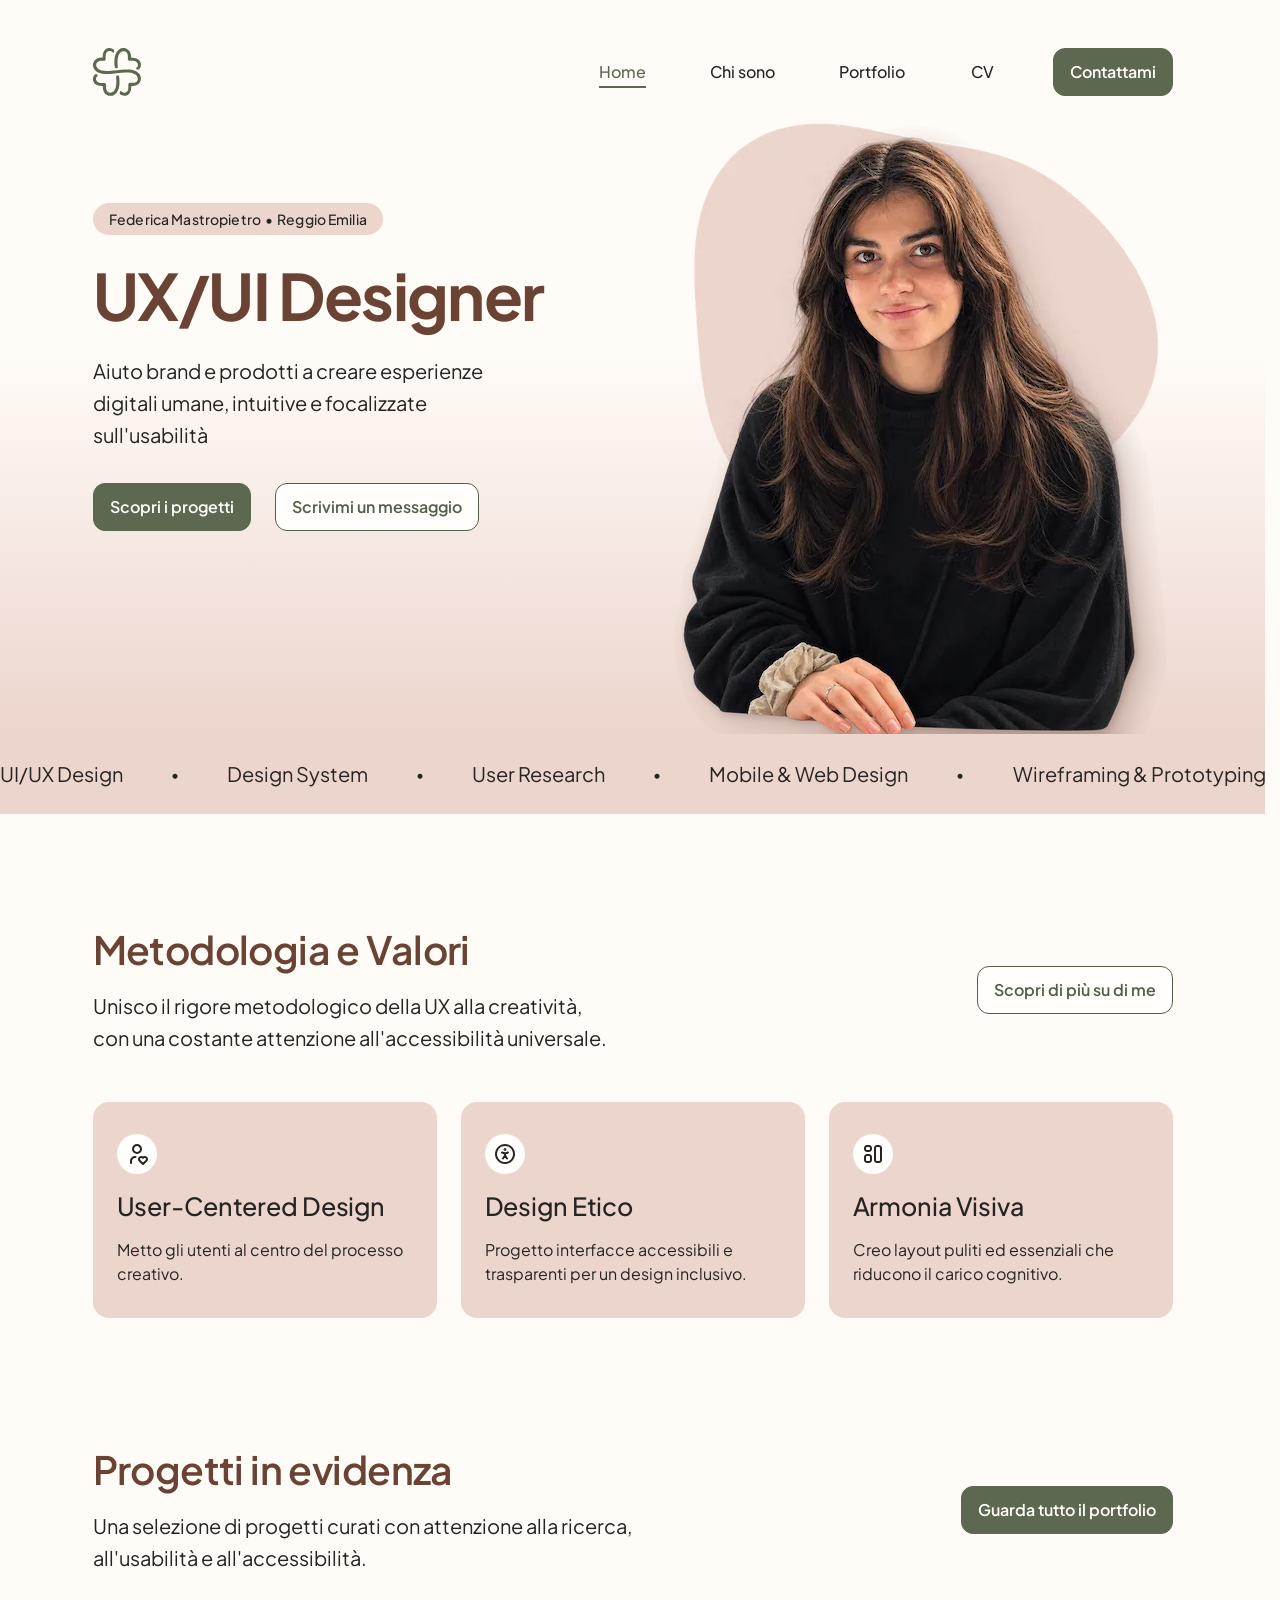
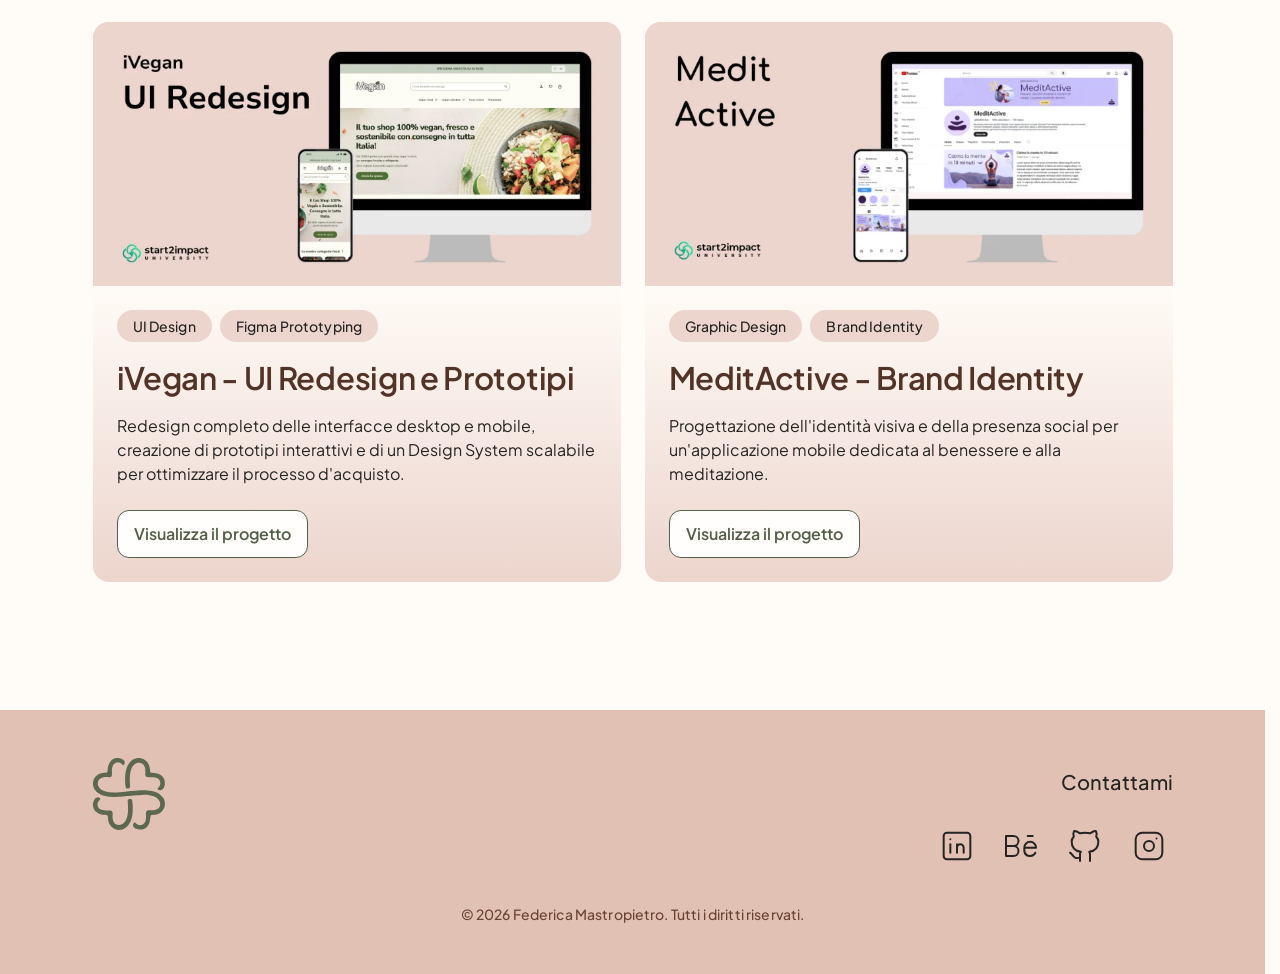
<file: index.html>
<!DOCTYPE html>

<html lang="it">

<head>

  <meta charset="UTF-8">
  <!-- Viewport: serve perché il telefono mostri la versione mobile e non il desktop rimpicciolito -->
  <meta name="viewport" content="width=device-width, initial-scale=1">

  <!-- SEO: qui scrivo il title e la description della pagina (la description sta sotto i 160 caratteri) -->
  <title>Federica Mastropietro | UX/UI Designer Portfolio</title>
  <meta name="description"
    content="UX/UI Designer di Reggio Emilia, aperta al remoto. Progetto interfacce user-centered e accessibili, dalla user research ai design system. Scopri i progetti.">
  <!-- Canonical: l'indirizzo completo di questa pagina su GitHub Pages -->
  <link rel="canonical" href="https://federicamastropietro25.github.io/portfolio-federica-mastropietro/">

  <!-- Open Graph: l'anteprima che compare quando condivido il link (uso l'immagine og-image.jpg) -->
  <meta property="og:title" content="Federica Mastropietro | UX/UI Designer Portfolio">
  <meta property="og:description"
    content="UX/UI Designer di Reggio Emilia, aperta al remoto. Progetto interfacce user-centered e accessibili, dalla user research ai design system. Scopri i progetti.">
  <meta property="og:image"
    content="https://federicamastropietro25.github.io/portfolio-federica-mastropietro/assets/immagini/og-image.jpg">
  <!-- Qui descrivo l'immagine di anteprima, per chi usa uno screen reader -->
  <meta property="og:image:alt"
    content="Federica Mastropietro, UX/UI Designer Portfolio: il suo ritratto accanto al nome su sfondo rosa chiaro">
  <!-- Misure dell'immagine di anteprima: aiutano i social a mostrarla grande fin dalla prima condivisione -->
  <meta property="og:image:width" content="1200">
  <meta property="og:image:height" content="630">
  <meta property="og:url" content="https://federicamastropietro25.github.io/portfolio-federica-mastropietro/">
  <meta property="og:type" content="website">

  <!-- Favicon: i file stanno in assets/favicon -->
  <!-- 1. Riserva per tutti i browser -->
  <link rel="icon" href="assets/favicon/favicon.ico" sizes="32x32">
  <!-- 2. Icona della scheda, nitida a ogni dimensione -->
  <link rel="icon" href="assets/favicon/favicon.svg" type="image/svg+xml">
  <!-- 3. Icona per iPhone e iPad (schermata home) -->
  <link rel="apple-touch-icon" sizes="180x180" href="assets/favicon/apple-touch-icon.png">
  <!-- Nome breve sotto l'icona quando aggiungo il sito alla schermata home di un iPhone -->
  <meta name="apple-mobile-web-app-title" content="Federica M.">
  <!-- 4. Manifest: icone 192 e 512 per Android e installazione -->
  <link rel="manifest" href="assets/favicon/site.webmanifest">

  <!-- Font: carico Plus Jakarta Sans da Google Fonts, solo con i pesi che uso (400, 500, 600, 700) -->
  <link rel="preconnect" href="https://fonts.googleapis.com">
  <link rel="preconnect" href="https://fonts.gstatic.com" crossorigin>
  <link href="https://fonts.googleapis.com/css2?family=Plus+Jakarta+Sans:wght@400;500;600;700&display=swap"
    rel="stylesheet">

  <!-- Bootstrap da CDN: lo collego PRIMA del mio CSS, così i miei stili vincono -->
  <link href="https://cdn.jsdelivr.net/npm/bootstrap@5.3.3/dist/css/bootstrap.min.css" rel="stylesheet">

  <!-- Il mio CSS, compilato da assets/sass/style.scss -->
  <link rel="stylesheet" href="assets/css/style.css">
</head>

<!-- Metto id="inizio" sul body: è la destinazione del pulsante "torna su" -->

<body id="inizio">
  <!-- Link per saltare la barra e arrivare subito al contenuto: si vede solo quando navigo con la tastiera -->
  <a class="visually-hidden-focusable" href="#contenuto">Vai al contenuto</a>

  <!-- Trucco per il menu mobile SENZA JavaScript: una checkbox nascosta ricorda se il menu è aperto (nel CSS uso :checked).
       La metto FUORI dalla barra sticky: dentro, cliccando l'hamburger il browser farebbe scorrere la pagina. -->
  <input class="menu-check visually-hidden" type="checkbox" id="menu-toggle" aria-controls="menu-principale"
    aria-label="Apri o chiudi il menu">

  <!-- ===== BARRA DI NAVIGAZIONE (sticky): qui ho il logo, il menu e il pulsante "Contattami" ===== -->
  <header class="navigazione">
    <div class="container">
      <div class="navigazione__contenuto">
        <a class="navigazione__logo" href="index.html" title="Federica Mastropietro - Home">
          <img src="assets/immagini/logo.svg" width="48" height="48" alt="Logo di Federica Mastropietro, vai alla home">
        </a>

        <!-- Pulsante hamburger: è una label collegata alla checkbox, si vede solo su mobile -->
        <label class="pulsante-icona pulsante-menu-apri" for="menu-toggle" title="Apri il menu">
          <svg viewBox="0 0 24 24" fill="none" stroke="currentColor" stroke-width="2" stroke-linecap="round"
            stroke-linejoin="round" aria-hidden="true" focusable="false">
            <path d="M4 6l16 0" />
            <path d="M4 12l16 0" />
            <path d="M4 18l16 0" />
          </svg>
        </label>

        <!-- Menu: su mobile lo faccio a tutto schermo con la X in alto a destra; su desktop sta dentro la barra -->
        <nav class="navigazione__menu" id="menu-principale" aria-label="Navigazione principale">
          <label class="pulsante-icona pulsante-menu-chiudi" for="menu-toggle" title="Chiudi il menu">
            <svg viewBox="0 0 24 24" fill="none" stroke="currentColor" stroke-width="2" stroke-linecap="round"
              stroke-linejoin="round" aria-hidden="true" focusable="false">
              <path d="M18 6l-12 12" />
              <path d="M6 6l12 12" />
            </svg>
          </label>
          <ul class="navigazione__lista">
            <li><a class="voce-nav" href="index.html" title="Vai alla pagina Home" aria-current="page">Home</a></li>
            <li><a class="voce-nav" href="chi-sono.html" title="Vai alla pagina Chi sono">Chi sono</a></li>
            <li><a class="voce-nav" href="portfolio.html" title="Vai alla pagina Portfolio">Portfolio</a></li>
            <li><a class="voce-nav" href="cv.html" title="Vai alla pagina CV">CV</a></li>
            <!-- "Contattami": su mobile è un link semplice, su desktop un bottone. Scrivo due voci e il CSS ne mostra una sola -->
            <li class="solo-mobile"><a class="voce-nav" href="contatti.html"
                title="Vai alla pagina Contatti">Contattami</a></li>
            <li class="solo-desktop"><a class="btn bottone-primario" href="contatti.html"
                title="Vai alla pagina Contatti">Contattami</a></li>
          </ul>
        </nav>
      </div>
    </div>
  </header>

  <!-- ===== CONTENUTO PRINCIPALE (un solo main per pagina) ===== -->
  <main id="contenuto">

    <!-- HERO: uso la griglia di Bootstrap per le colonne (6 + 6 su desktop, una sotto l'altra su mobile) -->
    <section class="hero" aria-labelledby="titolo-hero">
      <div class="container">
        <div class="row hero__riga">

          <!-- Colonna del testo: badge, titolo, descrizione e bottoni -->
          <div class="col-12 col-md-6 hero__colonna-testo">
            <div class="hero__blocco">
              <div class="hero__badge-contenitore">
                <p class="badge-tag">Federica Mastropietro <span class="hero__separatore" aria-hidden="true">•</span>
                  Reggio Emilia</p>
              </div>

              <div class="hero__testo">
                <div class="hero__intro">
                  <h1 class="titolo-hero" id="titolo-hero">UX/UI Designer</h1>
                  <p class="testo-grande">Aiuto brand e prodotti a creare esperienze digitali umane, intuitive e
                    focalizzate sull'usabilità</p>
                </div>
                <div class="hero__azioni">
                  <!-- "Scopri i progetti" porta alla sezione "Progetti in evidenza" di questa stessa pagina -->
                  <a class="btn bottone-primario" href="#progetti">Scopri i progetti</a>
                  <a class="btn bottone-secondario" href="contatti.html">Scrivimi un messaggio</a>
                </div>
              </div>
            </div>
          </div>

          <!-- Colonna della foto: su mobile è quadrata (256px, ritagliata al centro), da 768px è alta come la sezione.
               Uso immagini WebP con sfondo trasparente in più larghezze (srcset): il browser sceglie quella giusta -->

          <div class="col-12 col-md-6 hero__colonna-foto">
            <picture class="hero__figura">
              <source media="(min-width: 768px)"
                srcset="assets/immagini/hero-desktop-528.webp 528w, assets/immagini/hero-desktop-1056.webp 1056w"
                sizes="(min-width: 1112px) 528px, calc(50vw - 28px)" width="528" height="704">
              <img class="img-fluid hero__immagine" src="assets/immagini/hero-mobile-512.webp"
                srcset="assets/immagini/hero-mobile-256.webp 256w, assets/immagini/hero-mobile-512.webp 512w, assets/immagini/hero-mobile-768.webp 768w"
                sizes="min(349px, calc(24.87vw + 158.2px))" width="256" height="256"
                alt="Ritratto di Federica Mastropietro" fetchpriority="high">
            </picture>
          </div>
        </div>
      </div>
    </section>

    <!-- FASCIA DELLE COMPETENZE: le voci scorrono solo con il CSS e si fermano con il mouse sopra. La seconda lista è uguale
         alla prima e ha aria-hidden: serve solo a far ripartire lo scorrimento senza stacchi. -->
    <section class="fascia-competenze" aria-label="Competenze">
      <div class="fascia-competenze__pista">
        <ul class="fascia-competenze__lista">
          <li>UI/UX Design</li>
          <li>Design System</li>
          <li>User Research</li>
          <li>Mobile &amp; Web Design</li>
          <li>Wireframing &amp; Prototyping</li>
          <li>Accessibility</li>
          <li>Usability Testing</li>
        </ul>
        <ul class="fascia-competenze__lista" aria-hidden="true">
          <li>UI/UX Design</li>
          <li>Design System</li>
          <li>User Research</li>
          <li>Mobile &amp; Web Design</li>
          <li>Wireframing &amp; Prototyping</li>
          <li>Accessibility</li>
          <li>Usability Testing</li>
        </ul>
      </div>
    </section>

    <!-- METODOLOGIA E VALORI. Griglia di Bootstrap: testo (8 colonne) e bottone (4) sulla prima riga, poi tre card da 4 colonne.
         Su mobile è tutto in una colonna e con order il bottone va dopo le card. -->
    <section class="sezione" aria-labelledby="titolo-metodologia">
      <div class="container">
        <div class="row gy-4 gy-md-5">
          <div class="col-12 col-md-8 order-1">
            <div class="sezione__testi sezione__testi--stretti">
              <h2 class="sezione__titolo" id="titolo-metodologia">Metodologia e Valori</h2>
              <p class="testo-grande">Unisco il rigore metodologico della UX alla creatività, con una costante
                attenzione all'accessibilità universale.</p>
            </div>
          </div>

          <div class="col-12 col-md-4 order-3 order-md-2">
            <div class="sezione__azione">
              <a class="btn bottone-secondario" href="chi-sono.html">Scopri di più su di me</a>
            </div>
          </div>

          <!-- Card: la colonna è di Bootstrap (col-12), le tre card le dispongo io con CSS Grid (una sotto l'altra su mobile, tre in riga da desktop); con h-100 di Bootstrap le faccio alte tutte uguali -->
          <div class="col-12 order-2 order-md-3">
            <ul class="griglia-valori list-unstyled">
              <li>
                <div class="card-valore h-100">
                  <span class="card-valore__icona"><img src="assets/icone/user-heart.svg" alt="" width="24"
                      height="24"></span>
                  <h3 class="card-valore__titolo">User-Centered Design</h3>
                  <p class="card-valore__testo">Metto gli utenti al centro del processo creativo.</p>
                </div>
              </li>
              <li>
                <div class="card-valore h-100">
                  <span class="card-valore__icona"><img src="assets/icone/accessible.svg" alt="" width="24"
                      height="24"></span>
                  <h3 class="card-valore__titolo">Design Etico</h3>
                  <p class="card-valore__testo">Progetto interfacce accessibili e trasparenti per un design inclusivo.
                  </p>
                </div>
              </li>
              <li>
                <div class="card-valore h-100">
                  <span class="card-valore__icona"><img src="assets/icone/layout.svg" alt="" width="24"
                      height="24"></span>
                  <h3 class="card-valore__titolo">Armonia Visiva</h3>
                  <p class="card-valore__testo">Creo layout puliti ed essenziali che riducono il carico cognitivo.</p>
                </div>
              </li>
            </ul>
          </div>
        </div>
      </div>
    </section>

    <!-- PROGETTI IN EVIDENZA: stessa struttura della sezione sopra, con due card.
         id="progetti" è la destinazione del bottone "Scopri i progetti" -->
    <section class="sezione sezione--finale" id="progetti" aria-labelledby="titolo-progetti">
      <div class="container">
        <div class="row gy-4 gy-md-5">
          <div class="col-12 col-md-8 order-1">
            <div class="sezione__testi">
              <h2 class="sezione__titolo" id="titolo-progetti">Progetti in evidenza</h2>
              <p class="testo-grande">Una selezione di progetti curati con attenzione alla ricerca, all'usabilità e
                all'accessibilità.</p>
            </div>
          </div>

          <div class="col-12 col-md-4 order-3 order-md-2">
            <div class="sezione__azione">
              <a class="btn bottone-primario" href="portfolio.html">Guarda tutto il portfolio</a>
            </div>
          </div>

          <!-- Card progetto: la colonna è di Bootstrap (col-12), le due card le dispongo io con CSS Grid: una colonna che diventa due quando c'è spazio -->
          <div class="col-12 order-2 order-md-3">
            <ul class="griglia-progetti list-unstyled">
              <li>
                <article class="card-progetto h-100">
                  <!-- srcset: elenco le versioni dell'immagine (800, 1200, 1600 px) e il browser sceglie la più adatta
                       allo schermo; sizes gli dice quanto è larga la card -->

                  <img class="img-fluid card-progetto__immagine" src="assets/immagini/progetto-ivegan-ui-800.webp"
                    srcset="assets/immagini/progetto-ivegan-ui-800.webp 800w, assets/immagini/progetto-ivegan-ui-1200.webp 1200w, assets/immagini/progetto-ivegan-ui-1600.webp 1600w"
                    sizes="(min-width: 1112px) 528px, (min-width: 768px) calc(50vw - 28px), calc(100vw - 32px)"
                    width="800" height="450"
                    alt="Copertina del progetto di UI Redesign e prototipi iVegan: mockup dell'e-commerce di prodotti vegani su computer e smartphone"
                    loading="lazy">
                  <div class="card-progetto__corpo">
                    <ul class="card-progetto__tag">
                      <li class="badge-tag">UI Design</li>
                      <li class="badge-tag">Figma Prototyping</li>
                    </ul>
                    <h3 class="card-progetto__titolo">iVegan - UI Redesign e Prototipi</h3>
                    <p class="card-progetto__testo">Redesign completo delle interfacce desktop e mobile, creazione di
                      prototipi interattivi e di un Design System scalabile per ottimizzare il processo d'acquisto.</p>
                    <a class="btn bottone-secondario"
                      href="https://www.behance.net/gallery/257369325/Riprogettazione-User-Interface-Desktop-e-Mobile"
                      target="_blank" rel="noopener noreferrer"
                      title="Visualizza il progetto iVegan su Behance (si apre in una nuova scheda)" aria-label="Visualizza il progetto iVegan su Behance (si apre in una nuova scheda)">Visualizza il
                      progetto</a>
                  </div>
                </article>
              </li>
              <li>
                <article class="card-progetto h-100">
                  <img class="img-fluid card-progetto__immagine" src="assets/immagini/progetto-meditactive-800.webp"
                    srcset="assets/immagini/progetto-meditactive-800.webp 800w, assets/immagini/progetto-meditactive-1200.webp 1200w, assets/immagini/progetto-meditactive-1600.webp 1600w"
                    sizes="(min-width: 1112px) 528px, (min-width: 768px) calc(50vw - 28px), calc(100vw - 32px)"
                    width="800" height="450"
                    alt="Copertina del progetto di Brand Identity MeditActive: mockup del canale YouTube e del profilo Instagram dell'app di meditazione su computer e smartphone"
                    loading="lazy">
                  <div class="card-progetto__corpo">
                    <ul class="card-progetto__tag">
                      <li class="badge-tag">Graphic Design</li>
                      <li class="badge-tag">Brand Identity</li>
                    </ul>
                    <h3 class="card-progetto__titolo">MeditActive - Brand Identity</h3>
                    <p class="card-progetto__testo">Progettazione dell'identità visiva e della presenza social per
                      un'applicazione mobile dedicata al benessere e alla meditazione.</p>
                    <a class="btn bottone-secondario" href="https://www.behance.net/gallery/257368207/Brand-Identity"
                      target="_blank" rel="noopener noreferrer"
                      title="Visualizza il progetto MeditActive su Behance (si apre in una nuova scheda)" aria-label="Visualizza il progetto MeditActive su Behance (si apre in una nuova scheda)">Visualizza il
                      progetto</a>
                  </div>
                </article>
              </li>
            </ul>
          </div>
        </div>
      </div>
    </section>
  </main>

  <!-- ===== FOOTER: logo, contatti, social e copyright. Con la griglia di Bootstrap metto il logo (6 colonne) a sinistra
       e i contatti (6 colonne) a destra; il copyright sta su una riga intera. Su mobile è tutto in colonna. ===== -->
  <footer class="footer-sito">
    <div class="container">
      <div class="row footer-sito__riga">
        <div class="col-12 col-md-6">
          <a class="footer-sito__logo" href="index.html" title="Federica Mastropietro - Home">
            <img src="assets/immagini/logo.svg" width="72" height="72"
              alt="Logo di Federica Mastropietro, vai alla home">
          </a>
        </div>
        <div class="col-12 col-md-6">
          <div class="footer-sito__contatti">
            <a class="link-footer" href="contatti.html" title="Vai alla pagina Contatti">Contattami</a>
            <!-- Icone social: sono SVG scritti qui nell'HTML (così il CSS ne cambia colore e dimensione);
                 si comportano tutte allo stesso modo e si aprono in una nuova scheda -->
            <ul class="footer-sito__social">
              <li>
                <a class="icona-social" href="https://www.linkedin.com/in/federica-mastropietro/" target="_blank"
                  rel="noopener noreferrer" aria-label="LinkedIn (si apre in una nuova scheda)"
                  title="LinkedIn (si apre in una nuova scheda)">
                  <svg viewBox="0 0 24 24" fill="none" stroke="currentColor" stroke-width="2" stroke-linecap="round"
                    stroke-linejoin="round" aria-hidden="true" focusable="false">
                    <path d="M4 4m0 2a2 2 0 0 1 2 -2h12a2 2 0 0 1 2 2v12a2 2 0 0 1 -2 2h-12a2 2 0 0 1 -2 -2z" />
                    <path d="M8 11l0 5" />
                    <path d="M8 8l0 .01" />
                    <path d="M12 16l0 -5" />
                    <path d="M16 16v-3a2 2 0 0 0 -4 0" />
                  </svg>
                </a>
              </li>
              <li>
                <a class="icona-social" href="https://www.behance.net/federicamastropietro" target="_blank"
                  rel="noopener noreferrer" aria-label="Behance (si apre in una nuova scheda)"
                  title="Behance (si apre in una nuova scheda)">
                  <svg viewBox="0 0 24 24" fill="none" stroke="currentColor" stroke-width="2" stroke-linecap="round"
                    stroke-linejoin="round" aria-hidden="true" focusable="false">
                    <path d="M3 18v-12h4.5a3 3 0 0 1 0 6a3 3 0 0 1 0 6h-4.5" />
                    <path d="M3 12l4.5 0" />
                    <path d="M14 13h7a3.5 3.5 0 0 0 -7 0v2a3.5 3.5 0 0 0 6.64 1" />
                    <path d="M16 6l3 0" />
                  </svg>
                </a>
              </li>
              <li>
                <a class="icona-social" href="https://github.com/federicamastropietro25" target="_blank"
                  rel="noopener noreferrer" aria-label="GitHub (si apre in una nuova scheda)"
                  title="GitHub (si apre in una nuova scheda)">
                  <svg viewBox="0 0 24 24" fill="none" stroke="currentColor" stroke-width="2" stroke-linecap="round"
                    stroke-linejoin="round" aria-hidden="true" focusable="false">
                    <path
                      d="M9 19c-4.3 1.4 -4.3 -2.5 -6 -3m12 5v-3.5c0 -1 .1 -1.4 -.5 -2c2.8 -.3 5.5 -1.4 5.5 -6a4.6 4.6 0 0 0 -1.3 -3.2a4.2 4.2 0 0 0 -.1 -3.2s-1.1 -.3 -3.5 1.3a12.3 12.3 0 0 0 -6.2 0c-2.4 -1.6 -3.5 -1.3 -3.5 -1.3a4.2 4.2 0 0 0 -.1 3.2a4.6 4.6 0 0 0 -1.3 3.2c0 4.6 2.7 5.7 5.5 6c-.6 .6 -.6 1.2 -.5 2v3.5" />
                  </svg>
                </a>
              </li>
              <li>
                <a class="icona-social" href="https://www.instagram.com/federicamastropietro_/" target="_blank"
                  rel="noopener noreferrer" aria-label="Instagram (si apre in una nuova scheda)"
                  title="Instagram (si apre in una nuova scheda)">
                  <svg viewBox="0 0 24 24" fill="none" stroke="currentColor" stroke-width="2" stroke-linecap="round"
                    stroke-linejoin="round" aria-hidden="true" focusable="false">
                    <path d="M4 4m0 4a4 4 0 0 1 4 -4h8a4 4 0 0 1 4 4v8a4 4 0 0 1 -4 4h-8a4 4 0 0 1 -4 -4z" />
                    <path d="M12 12m-3 0a3 3 0 1 0 6 0a3 3 0 1 0 -6 0" />
                    <path d="M16.5 7.5l0 .01" />
                  </svg>
                </a>
              </li>
            </ul>
          </div>
        </div>
        <div class="col-12">
          <p class="footer-sito__copyright">© 2026 Federica Mastropietro. Tutti i diritti riservati.</p>
        </div>
      </div>
    </div>
  </footer>

  <!-- Pulsante "torna su": compare dopo che ho scrollato un po', solo con il CSS -->

  <a class="torna-su" href="#inizio" aria-label="Torna all'inizio della pagina" title="Torna su">
    <svg viewBox="0 0 24 24" fill="none" stroke="currentColor" stroke-width="2" stroke-linecap="round"
      stroke-linejoin="round" aria-hidden="true" focusable="false">
      <path d="M12 5l0 14" />
      <path d="M18 11l-6 -6" />
      <path d="M6 11l6 -6" />
    </svg>
  </a>
</body>

</html>
</file>
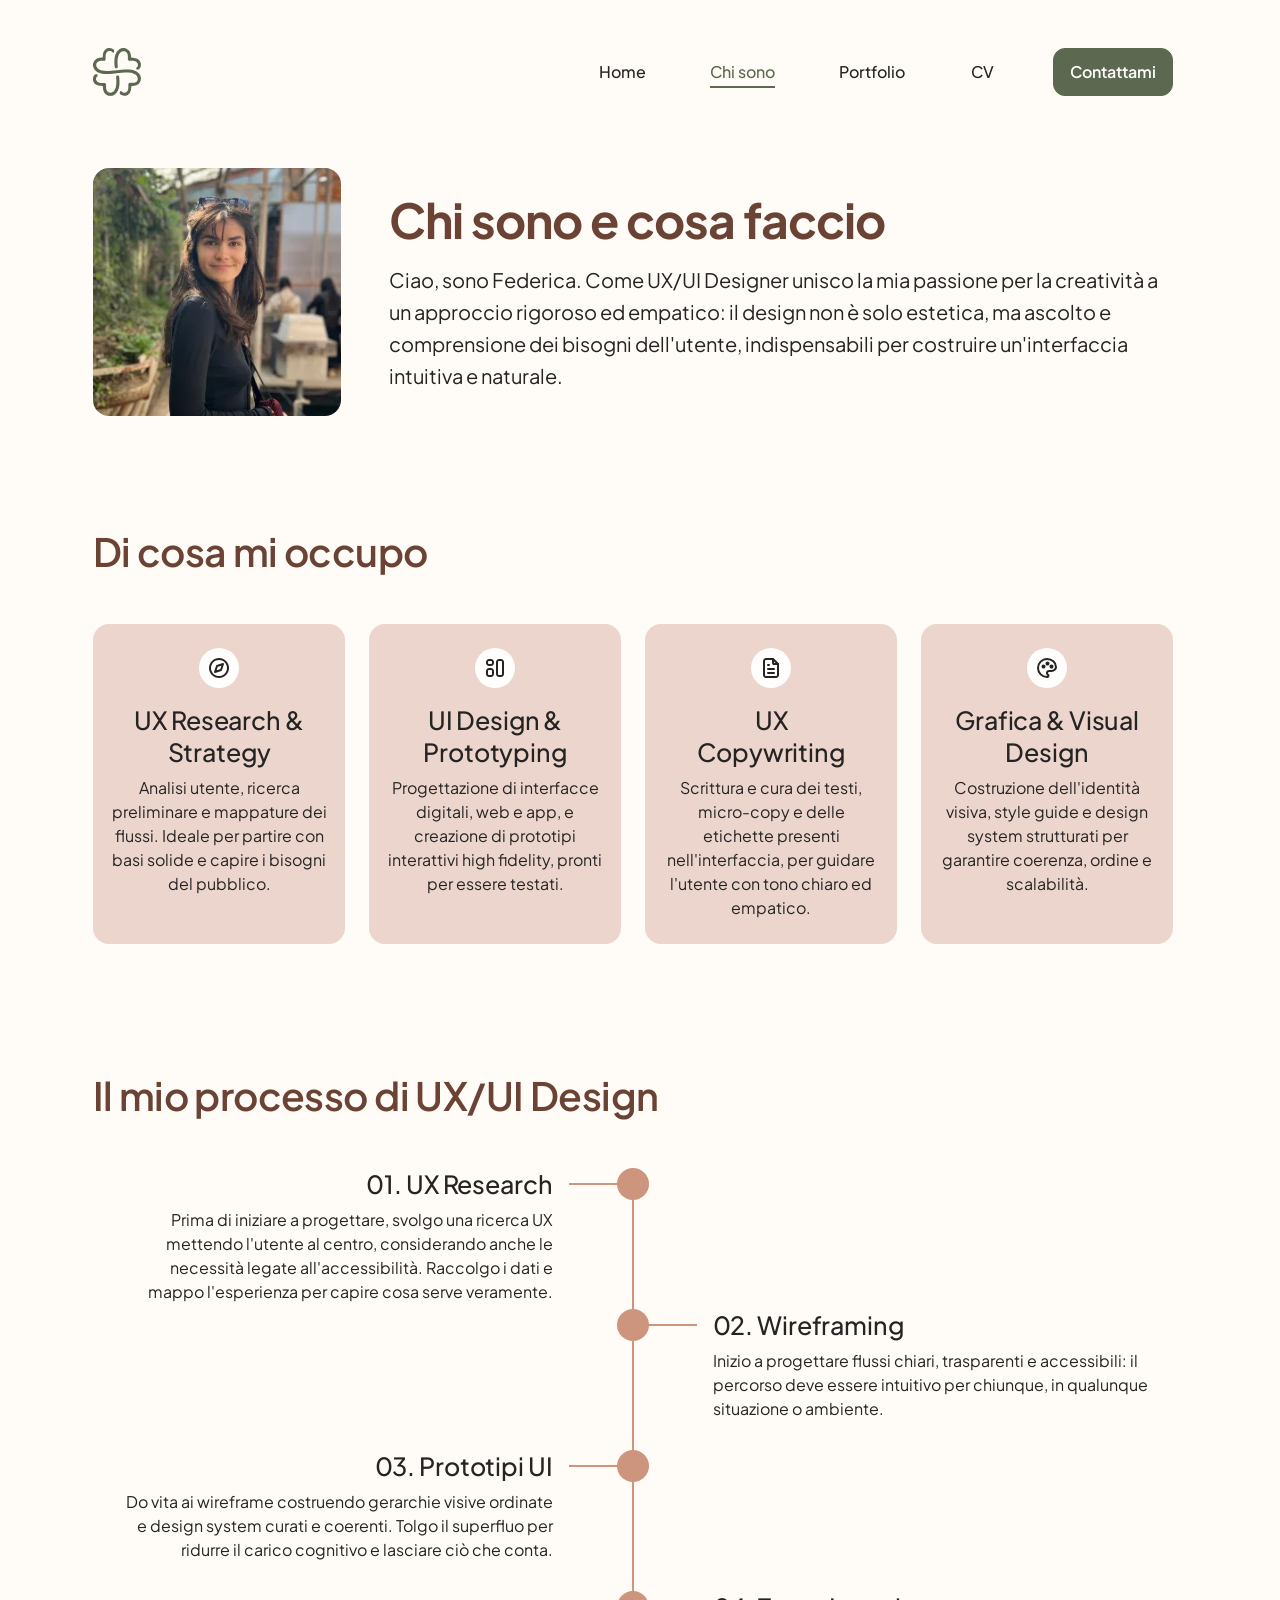
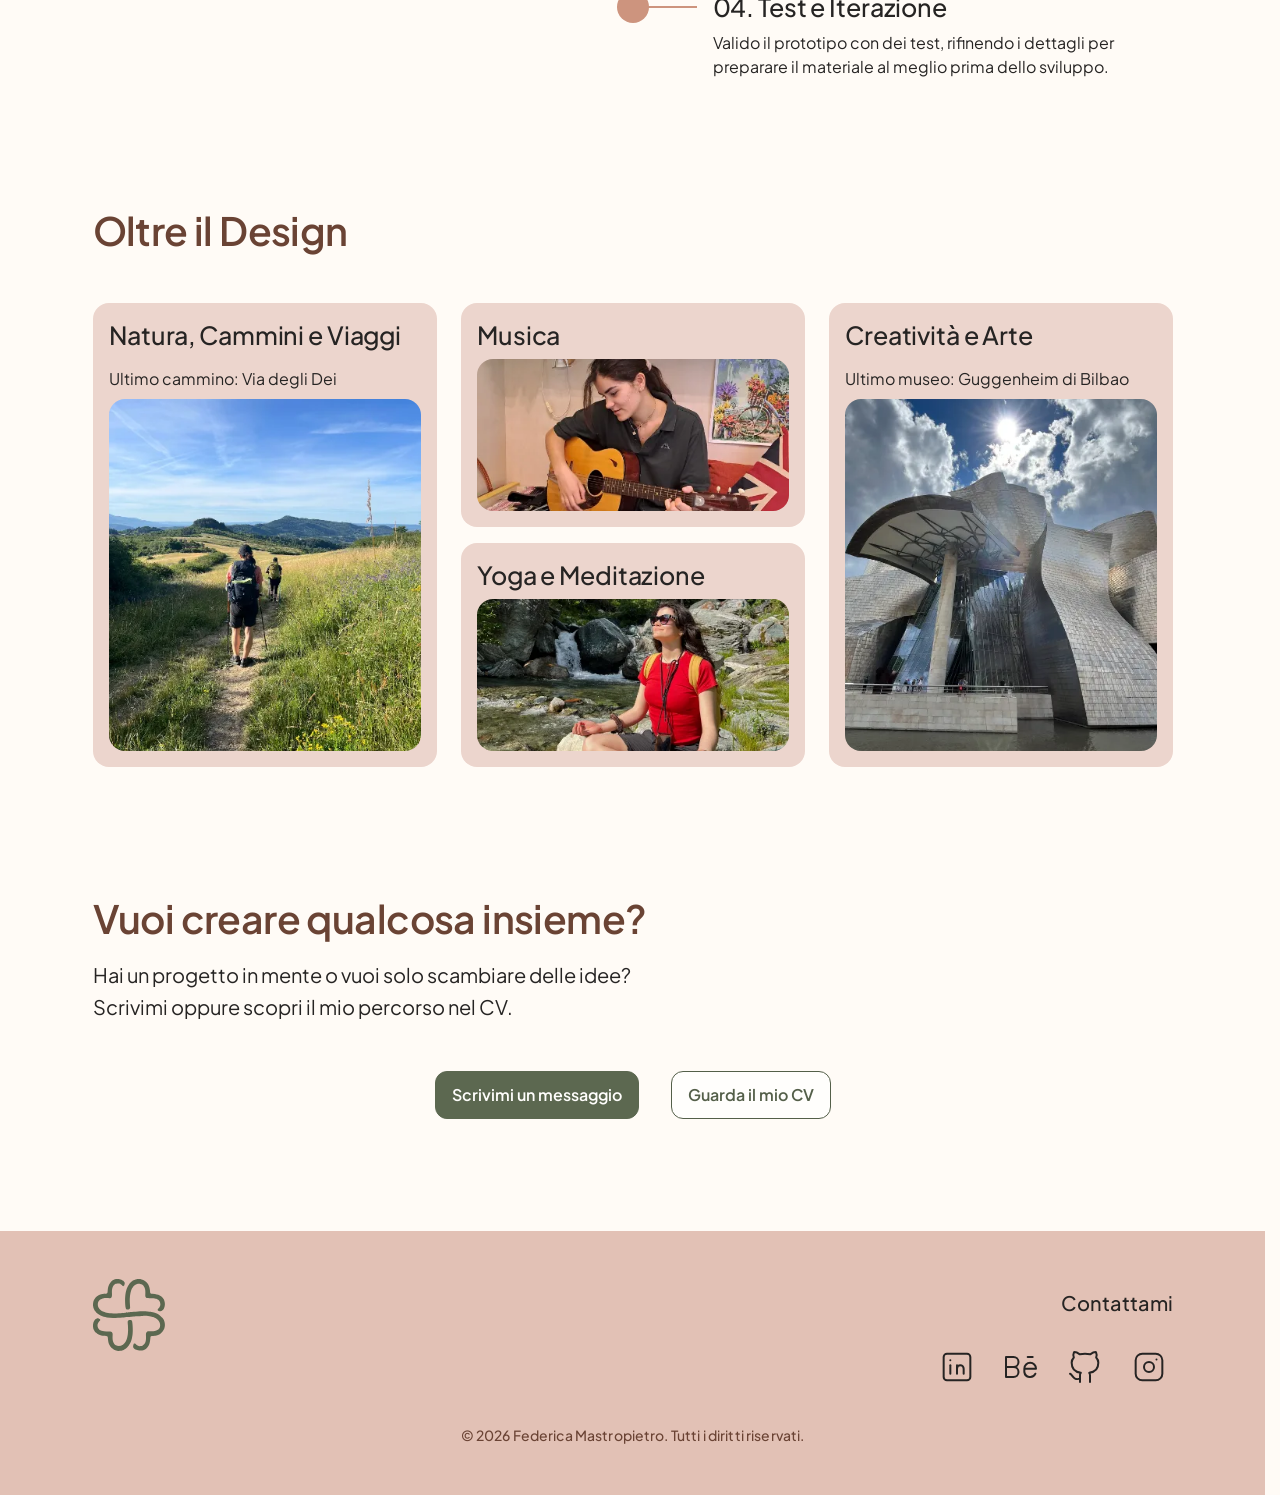
<file: chi-sono.html>
<!DOCTYPE html>

<html lang="it">

<head>

  <meta charset="UTF-8">
  <!-- Viewport: serve perché il telefono mostri la versione mobile e non il desktop rimpicciolito -->
  <meta name="viewport" content="width=device-width, initial-scale=1">

  <!-- SEO: qui scrivo il title e la description della pagina (diversi da quelli delle altre pagine) -->
  <title>Chi sono | Federica Mastropietro, UX/UI Designer Portfolio</title>
  <meta name="description"
    content="Sono Federica Mastropietro, UX/UI Designer di Reggio Emilia: ti racconto di cosa mi occupo, come lavoro e quali passioni coltivo oltre il design.">
  <!-- Canonical: l'indirizzo completo di questa pagina su GitHub Pages -->
  <link rel="canonical" href="https://federicamastropietro25.github.io/portfolio-federica-mastropietro/chi-sono.html">

  <!-- Open Graph: l'anteprima che compare quando condivido il link (uso l'immagine og-image.jpg) -->
  <meta property="og:title" content="Chi sono | Federica Mastropietro, UX/UI Designer Portfolio">
  <meta property="og:description"
    content="Sono Federica Mastropietro, UX/UI Designer di Reggio Emilia: ti racconto di cosa mi occupo, come lavoro e quali passioni coltivo oltre il design.">
  <meta property="og:image"
    content="https://federicamastropietro25.github.io/portfolio-federica-mastropietro/assets/immagini/og-image.jpg">
  <!-- Qui descrivo l'immagine di anteprima, per chi usa uno screen reader -->
  <meta property="og:image:alt"
    content="Federica Mastropietro, UX/UI Designer Portfolio: il suo ritratto accanto al nome su sfondo rosa chiaro">
  <!-- Misure dell'immagine di anteprima: aiutano i social a mostrarla grande fin dalla prima condivisione -->
  <meta property="og:image:width" content="1200">
  <meta property="og:image:height" content="630">
  <meta property="og:url"
    content="https://federicamastropietro25.github.io/portfolio-federica-mastropietro/chi-sono.html">
  <meta property="og:type" content="website">

  <!-- Favicon: i file stanno in assets/favicon -->
  <!-- 1. Riserva per tutti i browser -->
  <link rel="icon" href="assets/favicon/favicon.ico" sizes="32x32">
  <!-- 2. Icona della scheda, nitida a ogni dimensione -->
  <link rel="icon" href="assets/favicon/favicon.svg" type="image/svg+xml">
  <!-- 3. Icona per iPhone e iPad (schermata home) -->
  <link rel="apple-touch-icon" sizes="180x180" href="assets/favicon/apple-touch-icon.png">
  <!-- Nome breve sotto l'icona quando aggiungo il sito alla schermata home di un iPhone -->
  <meta name="apple-mobile-web-app-title" content="Federica M.">
  <!-- 4. Manifest: icone 192 e 512 per Android e installazione -->
  <link rel="manifest" href="assets/favicon/site.webmanifest">

  <!-- Font: carico Plus Jakarta Sans da Google Fonts, solo con i pesi che uso (400, 500, 600, 700) -->
  <link rel="preconnect" href="https://fonts.googleapis.com">
  <link rel="preconnect" href="https://fonts.gstatic.com" crossorigin>
  <link href="https://fonts.googleapis.com/css2?family=Plus+Jakarta+Sans:wght@400;500;600;700&display=swap"
    rel="stylesheet">

  <!-- Bootstrap da CDN: lo collego PRIMA del mio CSS, così i miei stili vincono -->
  <link href="https://cdn.jsdelivr.net/npm/bootstrap@5.3.3/dist/css/bootstrap.min.css" rel="stylesheet">

  <!-- Il mio CSS, compilato da assets/sass/style.scss -->
  <link rel="stylesheet" href="assets/css/style.css">
</head>

<!-- Metto id="inizio" sul body: è la destinazione del pulsante "torna su" -->

<body id="inizio">
  <!-- Link per saltare la barra e arrivare subito al contenuto: si vede solo quando navigo con la tastiera -->
  <a class="visually-hidden-focusable" href="#contenuto">Vai al contenuto</a>

  <!-- Trucco per il menu mobile SENZA JavaScript: una checkbox nascosta ricorda se il menu è aperto (nel CSS uso :checked).
       La metto FUORI dalla barra sticky: dentro, cliccando l'hamburger il browser farebbe scorrere la pagina. -->
  <input class="menu-check visually-hidden" type="checkbox" id="menu-toggle" aria-controls="menu-principale"
    aria-label="Apri o chiudi il menu">

  <!-- ===== BARRA DI NAVIGAZIONE (sticky): qui ho il logo, il menu e il pulsante "Contattami" ===== -->
  <header class="navigazione">
    <div class="container">
      <div class="navigazione__contenuto">
        <a class="navigazione__logo" href="index.html" title="Federica Mastropietro - Home">
          <img src="assets/immagini/logo.svg" width="48" height="48" alt="Logo di Federica Mastropietro, vai alla home">
        </a>

        <!-- Pulsante hamburger: è una label collegata alla checkbox, si vede solo su mobile -->
        <label class="pulsante-icona pulsante-menu-apri" for="menu-toggle" title="Apri il menu">
          <svg viewBox="0 0 24 24" fill="none" stroke="currentColor" stroke-width="2" stroke-linecap="round"
            stroke-linejoin="round" aria-hidden="true" focusable="false">
            <path d="M4 6l16 0" />
            <path d="M4 12l16 0" />
            <path d="M4 18l16 0" />
          </svg>
        </label>

        <!-- Menu: su mobile lo faccio a tutto schermo con la X in alto a destra; su desktop sta dentro la barra -->
        <nav class="navigazione__menu" id="menu-principale" aria-label="Navigazione principale">
          <label class="pulsante-icona pulsante-menu-chiudi" for="menu-toggle" title="Chiudi il menu">
            <svg viewBox="0 0 24 24" fill="none" stroke="currentColor" stroke-width="2" stroke-linecap="round"
              stroke-linejoin="round" aria-hidden="true" focusable="false">
              <path d="M18 6l-12 12" />
              <path d="M6 6l12 12" />
            </svg>
          </label>
          <ul class="navigazione__lista">
            <li><a class="voce-nav" href="index.html" title="Vai alla pagina Home">Home</a></li>
            <li><a class="voce-nav" href="chi-sono.html" title="Vai alla pagina Chi sono" aria-current="page">Chi
                sono</a></li>
            <li><a class="voce-nav" href="portfolio.html" title="Vai alla pagina Portfolio">Portfolio</a></li>
            <li><a class="voce-nav" href="cv.html" title="Vai alla pagina CV">CV</a></li>
            <!-- "Contattami": su mobile è un link semplice, su desktop un bottone. Scrivo due voci e il CSS ne mostra una sola -->
            <li class="solo-mobile"><a class="voce-nav" href="contatti.html"
                title="Vai alla pagina Contatti">Contattami</a></li>
            <li class="solo-desktop"><a class="btn bottone-primario" href="contatti.html"
                title="Vai alla pagina Contatti">Contattami</a></li>
          </ul>
        </nav>
      </div>
    </div>
  </header>

  <!-- ===== CONTENUTO PRINCIPALE (un solo main per pagina) ===== -->
  <main id="contenuto">

    <!-- INTRODUZIONE: foto e presentazione. Metto tutto in una colonna di Bootstrap (col-12);
         la disposizione (foto sopra il testo su mobile, affiancati su desktop) la scrivo io con Flexbox -->
    <section class="chi-sono-intro" aria-labelledby="titolo-chi-sono">
      <div class="container">
        <div class="row">
          <div class="col-12">
            <div class="intro-profilo">
              <!-- Foto: la stessa immagine ritagliata in modo diverso su mobile e desktop (lo faccio nel CSS).
                   srcset: due versioni WebP (400 e 800 px), il browser sceglie quella giusta -->
              <div class="intro-profilo__foto">
                <img class="img-fluid intro-profilo__immagine" src="assets/immagini/chi-sono-ritratto-400.webp"
                  srcset="assets/immagini/chi-sono-ritratto-400.webp 400w, assets/immagini/chi-sono-ritratto-800.webp 800w"
                  sizes="(min-width: 768px) 360px, 230px" width="400" height="533"
                  alt="Ritratto di Federica Mastropietro in una serra" fetchpriority="high">
              </div>

              <div class="intro-profilo__testi">
                <h1 id="titolo-chi-sono">Chi sono <span class="testo-mobile"><br></span>e cosa faccio</h1>
                <!-- Alcune parole cambiano tra mobile e desktop (come nel design): con le classi testo-mobile e
                     testo-desktop il CSS mostra solo la versione giusta -->
                <p class="testo-grande">
                  <span class="testo-mobile">Ciao, sono Federica.<br></span><span class="testo-desktop">Ciao, sono
                    Federica. </span>Come
                  UX/UI Designer unisco la mia passione per la creatività a un approccio rigoroso ed empatico: il design
                  <span class="testo-mobile">è</span><span class="testo-desktop">non è solo estetica, ma</span> ascolto
                  e comprensione
                  dei bisogni dell'utente, indispensabili per costruire un'interfaccia intuitiva e naturale.
                </p>
              </div>
            </div>
          </div>
        </div>
      </div>
    </section>

    <!-- DI COSA MI OCCUPO: quattro card. La colonna è di Bootstrap (col-12); le card le dispongo io con CSS Grid: 2 per riga,
         4 quando c'è abbastanza spazio. h-100 le fa alte tutte uguali. -->
    <section class="sezione" aria-labelledby="titolo-occupo">
      <div class="container">
        <div class="row">
          <div class="col-12">
            <h2 class="sezione__titolo-grande" id="titolo-occupo">Di cosa mi occupo</h2>
            <div class="competenze">
              <ul class="competenze__lista list-unstyled">
                <li>
                  <div class="card-valore card-valore--centrata h-100">
                    <span class="card-valore__icona"><img src="assets/icone/brand-safari.svg" alt="" width="24"
                        height="24"></span>
                    <h3 class="card-valore__titolo">UX Research &amp;<br>Strategy</h3>
                    <p class="card-valore__testo">Analisi utente, ricerca preliminare e mappature dei flussi.<span
                        class="testo-desktop"> Ideale per partire con basi solide e capire i bisogni del
                        pubblico.</span></p>
                  </div>
                </li>
                <li>
                  <div class="card-valore card-valore--centrata h-100">
                    <span class="card-valore__icona"><img src="assets/icone/layout.svg" alt="" width="24"
                        height="24"></span>
                    <h3 class="card-valore__titolo">UI Design &amp;<br>Prototyping</h3>
                    <p class="card-valore__testo"><span class="testo-mobile">Progettazione interfacce digitali e
                        prototipi
                        high-fidelity.</span><span class="testo-desktop">Progettazione di interfacce digitali, web e
                        app, e
                        creazione di prototipi interattivi high fidelity, pronti per essere testati.</span></p>
                  </div>
                </li>
                <li>
                  <div class="card-valore card-valore--centrata h-100">
                    <span class="card-valore__icona"><img src="assets/icone/file-text.svg" alt="" width="24"
                        height="24"></span>
                    <h3 class="card-valore__titolo">UX<br>Copywriting</h3>
                    <p class="card-valore__testo"><span class="testo-mobile">Scrittura di testi orientati all'utente con
                        l'uso di parole chiave.</span><span class="testo-desktop">Scrittura e cura dei testi, micro-copy
                        e
                        delle etichette presenti nell'interfaccia, per guidare l'utente con tono chiaro ed
                        empatico.</span>
                    </p>
                  </div>
                </li>
                <li>
                  <div class="card-valore card-valore--centrata h-100">
                    <span class="card-valore__icona"><img src="assets/icone/palette.svg" alt="" width="24"
                        height="24"></span>
                    <h3 class="card-valore__titolo">Grafica &amp; Visual<br>Design</h3>
                    <p class="card-valore__testo"><span class="testo-mobile">Creazione identità visiva e design system
                        per
                        un design scalabile.</span><span class="testo-desktop">Costruzione dell'identità visiva, style
                        guide
                        e design system strutturati per garantire coerenza, ordine e scalabilità.</span></p>
                  </div>
                </li>
              </ul>
            </div>
          </div>
        </div>
      </div>
    </section>

    <!-- IL MIO PROCESSO: i quattro passi su una linea del tempo, disegnata solo con il CSS. Mobile: linea a sinistra;
         desktop: linea al centro e passi alternati (Grid). Uso una lista ordinata (ol) perché l'ordine dei passi conta. -->
    <section class="sezione" aria-labelledby="titolo-processo">
      <div class="container">
        <div class="row">
          <div class="col-12">
            <h2 class="sezione__titolo-grande" id="titolo-processo">Il mio processo di UX/UI Design</h2>
            <ol class="processo list-unstyled">
              <li class="fase">
                <h3 class="fase__titolo">01. UX Research</h3>
                <p class="fase__testo"><span class="testo-mobile">Svolgo una ricerca mettendo l'utente e le esigenze di
                    accessibilità al centro.</span><span class="testo-desktop">Prima di iniziare a progettare, svolgo
                    una ricerca UX mettendo l'utente al centro, considerando anche le necessità legate
                    all'accessibilità. Raccolgo i dati e mappo l'esperienza per capire cosa serve veramente.</span></p>
              </li>
              <li class="fase">
                <h3 class="fase__titolo">02. Wireframing</h3>
                <p class="fase__testo"><span class="testo-mobile">Definisco flussi chiari e intuitivi per rendere
                    l'esperienza accessibile a chiunque.</span><span class="testo-desktop">Inizio a progettare flussi
                    chiari, trasparenti e accessibili: il percorso deve essere intuitivo per chiunque, in qualunque
                    situazione o ambiente.</span></p>
              </li>
              <li class="fase">
                <h3 class="fase__titolo">03. Prototipi UI</h3>
                <p class="fase__testo"><span class="testo-mobile">Trasformo i wireframe in interfacce ordinate, curando
                    gerarchie e design system.</span><span class="testo-desktop">Do vita ai wireframe costruendo
                    gerarchie visive ordinate e design system curati e coerenti. Tolgo il superfluo per ridurre il
                    carico cognitivo e lasciare ciò che conta.</span></p>
              </li>
              <li class="fase">
                <h3 class="fase__titolo">04. Test e Iterazione</h3>
                <p class="fase__testo"><span class="testo-mobile">Valido il prototipo con i test e rifinisco i dettagli
                    prima dello sviluppo.</span><span class="testo-desktop">Valido il prototipo con dei test,
                    rifinendo i dettagli per preparare il materiale al meglio prima dello sviluppo.</span></p>
              </li>
            </ol>
          </div>
        </div>
      </div>
    </section>

    <!-- OLTRE IL DESIGN: le mie passioni. La colonna è di Bootstrap (col-12); le card le dispongo io con CSS Grid: una colonna su mobile,
         due quando c'è spazio, tre da desktop. Ogni foto sta in una figure, con figcaption dove c'è la didascalia. -->
    <section class="sezione" aria-labelledby="titolo-passioni">
      <div class="container">
        <div class="row">
          <div class="col-12">
            <h2 class="sezione__titolo-grande" id="titolo-passioni">Oltre il Design</h2>
            <ul class="griglia-passioni list-unstyled">
              <li>
                <article class="card-passione card-passione--alta">
                  <h3 class="card-passione__titolo">Natura, Cammini e Viaggi</h3>
                  <figure class="card-passione__figura">
                    <figcaption>Ultimo cammino: Via degli Dei</figcaption>
                    <div class="card-passione__foto">
                      <img class="img-fluid" src="assets/immagini/natura-cammino-400.webp"
                        srcset="assets/immagini/natura-cammino-400.webp 400w, assets/immagini/natura-cammino-800.webp 800w, assets/immagini/natura-cammino-1200.webp 1200w"
                        sizes="(min-width: 1112px) 312px, (min-width: 768px) calc(33vw - 32px), (min-width: 656px) calc(50vw - 40px), calc(100vw - 64px)"
                        width="400" height="533"
                        alt="Sentiero di campagna tra le colline percorso durante la Via degli Dei" loading="lazy">
                    </div>
                  </figure>
                </article>
              </li>
              <li>
                <article class="card-passione">
                  <h3 class="card-passione__titolo">Musica</h3>
                  <figure class="card-passione__figura">
                    <div class="card-passione__foto">
                      <img class="img-fluid foto-musica" src="assets/immagini/musica-chitarra-400.webp"
                        srcset="assets/immagini/musica-chitarra-400.webp 400w, assets/immagini/musica-chitarra-800.webp 800w, assets/immagini/musica-chitarra-1200.webp 1200w"
                        sizes="(min-width: 1112px) 312px, (min-width: 768px) calc(33vw - 32px), (min-width: 656px) calc(50vw - 40px), calc(100vw - 64px)"
                        width="400" height="533" alt="Federica che suona la chitarra, seduta sul letto in camera"
                        loading="lazy">
                    </div>
                  </figure>
                </article>
              </li>
              <li>
                <article class="card-passione">
                  <h3 class="card-passione__titolo">Yoga e Meditazione</h3>
                  <figure class="card-passione__figura">
                    <div class="card-passione__foto">
                      <img class="img-fluid foto-yoga" src="assets/immagini/yoga-meditazione-400.webp"
                        srcset="assets/immagini/yoga-meditazione-400.webp 400w, assets/immagini/yoga-meditazione-800.webp 800w, assets/immagini/yoga-meditazione-1200.webp 1200w"
                        sizes="(min-width: 1112px) 312px, (min-width: 768px) calc(33vw - 32px), (min-width: 656px) calc(50vw - 40px), calc(100vw - 64px)"
                        width="400" height="533"
                        alt="Federica in posizione di meditazione su una roccia, vicino a un torrente" loading="lazy">
                    </div>
                  </figure>
                </article>
              </li>
              <li>
                <article class="card-passione card-passione--alta">
                  <h3 class="card-passione__titolo">Creatività e Arte</h3>
                  <figure class="card-passione__figura">
                    <figcaption>Ultimo museo: Guggenheim di Bilbao</figcaption>
                    <div class="card-passione__foto">
                      <img class="img-fluid" src="assets/immagini/creativita-guggenheim-400.webp"
                        srcset="assets/immagini/creativita-guggenheim-400.webp 400w, assets/immagini/creativita-guggenheim-800.webp 800w, assets/immagini/creativita-guggenheim-1200.webp 1200w"
                        sizes="(min-width: 1112px) 312px, (min-width: 768px) calc(33vw - 32px), (min-width: 656px) calc(50vw - 40px), calc(100vw - 64px)"
                        width="400" height="533"
                        alt="Facciata in titanio del Museo Guggenheim di Bilbao sotto un cielo con sole e nuvole"
                        loading="lazy">
                    </div>
                  </figure>
                </article>
              </li>
            </ul>
          </div>
        </div>
      </div>
    </section>

    <!-- INVITO FINALE: titolo, testo e due bottoni (Scrivimi un messaggio → Contatti, Guarda il mio CV → CV) -->
    <section class="sezione sezione--finale" aria-labelledby="titolo-collabora">
      <div class="container">
        <div class="row">
          <div class="col-12">
            <div class="collabora">
              <div class="collabora__testi">
                <h2 id="titolo-collabora">Vuoi creare qualcosa insieme?</h2>
                <!-- Da desktop vado a capo dopo la domanda (il br dentro testo-desktop si vede solo da desktop) -->
                <p class="testo-grande">Hai un progetto in mente o vuoi solo scambiare delle idee?<span
                    class="testo-desktop"><br></span> Scrivimi oppure scopri il mio percorso nel&nbsp;CV.</p>
              </div>
              <div class="collabora__azioni">
                <a class="btn bottone-primario" href="contatti.html">Scrivimi un messaggio</a>
                <a class="btn bottone-secondario" href="cv.html">Guarda il mio CV</a>
              </div>
            </div>
          </div>
        </div>
      </div>
    </section>
  </main>

  <!-- ===== FOOTER: logo, contatti, social e copyright. Con la griglia di Bootstrap metto il logo (6 colonne) a sinistra
       e i contatti (6 colonne) a destra; il copyright sta su una riga intera. Su mobile è tutto in colonna. ===== -->
  <footer class="footer-sito">
    <div class="container">
      <div class="row footer-sito__riga">
        <div class="col-12 col-md-6">
          <a class="footer-sito__logo" href="index.html" title="Federica Mastropietro - Home">
            <img src="assets/immagini/logo.svg" width="72" height="72"
              alt="Logo di Federica Mastropietro, vai alla home">
          </a>
        </div>
        <div class="col-12 col-md-6">
          <div class="footer-sito__contatti">
            <a class="link-footer" href="contatti.html" title="Vai alla pagina Contatti">Contattami</a>
            <!-- Icone social: sono SVG scritti qui nell'HTML (così il CSS ne cambia colore e dimensione);
                 si comportano tutte allo stesso modo e si aprono in una nuova scheda -->
            <ul class="footer-sito__social">
              <li>
                <a class="icona-social" href="https://www.linkedin.com/in/federica-mastropietro/" target="_blank"
                  rel="noopener noreferrer" aria-label="LinkedIn (si apre in una nuova scheda)"
                  title="LinkedIn (si apre in una nuova scheda)">
                  <svg viewBox="0 0 24 24" fill="none" stroke="currentColor" stroke-width="2" stroke-linecap="round"
                    stroke-linejoin="round" aria-hidden="true" focusable="false">
                    <path d="M4 4m0 2a2 2 0 0 1 2 -2h12a2 2 0 0 1 2 2v12a2 2 0 0 1 -2 2h-12a2 2 0 0 1 -2 -2z" />
                    <path d="M8 11l0 5" />
                    <path d="M8 8l0 .01" />
                    <path d="M12 16l0 -5" />
                    <path d="M16 16v-3a2 2 0 0 0 -4 0" />
                  </svg>
                </a>
              </li>
              <li>
                <a class="icona-social" href="https://www.behance.net/federicamastropietro" target="_blank"
                  rel="noopener noreferrer" aria-label="Behance (si apre in una nuova scheda)"
                  title="Behance (si apre in una nuova scheda)">
                  <svg viewBox="0 0 24 24" fill="none" stroke="currentColor" stroke-width="2" stroke-linecap="round"
                    stroke-linejoin="round" aria-hidden="true" focusable="false">
                    <path d="M3 18v-12h4.5a3 3 0 0 1 0 6a3 3 0 0 1 0 6h-4.5" />
                    <path d="M3 12l4.5 0" />
                    <path d="M14 13h7a3.5 3.5 0 0 0 -7 0v2a3.5 3.5 0 0 0 6.64 1" />
                    <path d="M16 6l3 0" />
                  </svg>
                </a>
              </li>
              <li>
                <a class="icona-social" href="https://github.com/federicamastropietro25" target="_blank"
                  rel="noopener noreferrer" aria-label="GitHub (si apre in una nuova scheda)"
                  title="GitHub (si apre in una nuova scheda)">
                  <svg viewBox="0 0 24 24" fill="none" stroke="currentColor" stroke-width="2" stroke-linecap="round"
                    stroke-linejoin="round" aria-hidden="true" focusable="false">
                    <path
                      d="M9 19c-4.3 1.4 -4.3 -2.5 -6 -3m12 5v-3.5c0 -1 .1 -1.4 -.5 -2c2.8 -.3 5.5 -1.4 5.5 -6a4.6 4.6 0 0 0 -1.3 -3.2a4.2 4.2 0 0 0 -.1 -3.2s-1.1 -.3 -3.5 1.3a12.3 12.3 0 0 0 -6.2 0c-2.4 -1.6 -3.5 -1.3 -3.5 -1.3a4.2 4.2 0 0 0 -.1 3.2a4.6 4.6 0 0 0 -1.3 3.2c0 4.6 2.7 5.7 5.5 6c-.6 .6 -.6 1.2 -.5 2v3.5" />
                  </svg>
                </a>
              </li>
              <li>
                <a class="icona-social" href="https://www.instagram.com/federicamastropietro_/" target="_blank"
                  rel="noopener noreferrer" aria-label="Instagram (si apre in una nuova scheda)"
                  title="Instagram (si apre in una nuova scheda)">
                  <svg viewBox="0 0 24 24" fill="none" stroke="currentColor" stroke-width="2" stroke-linecap="round"
                    stroke-linejoin="round" aria-hidden="true" focusable="false">
                    <path d="M4 4m0 4a4 4 0 0 1 4 -4h8a4 4 0 0 1 4 4v8a4 4 0 0 1 -4 4h-8a4 4 0 0 1 -4 -4z" />
                    <path d="M12 12m-3 0a3 3 0 1 0 6 0a3 3 0 1 0 -6 0" />
                    <path d="M16.5 7.5l0 .01" />
                  </svg>
                </a>
              </li>
            </ul>
          </div>
        </div>
        <div class="col-12">
          <p class="footer-sito__copyright">© 2026 Federica Mastropietro. Tutti i diritti riservati.</p>
        </div>
      </div>
    </div>
  </footer>

  <!-- Pulsante "torna su": compare dopo che ho scrollato un po', solo con il CSS -->

  <a class="torna-su" href="#inizio" aria-label="Torna all'inizio della pagina" title="Torna su">
    <svg viewBox="0 0 24 24" fill="none" stroke="currentColor" stroke-width="2" stroke-linecap="round"
      stroke-linejoin="round" aria-hidden="true" focusable="false">
      <path d="M12 5l0 14" />
      <path d="M18 11l-6 -6" />
      <path d="M6 11l6 -6" />
    </svg>
  </a>
</body>

</html>
</file>
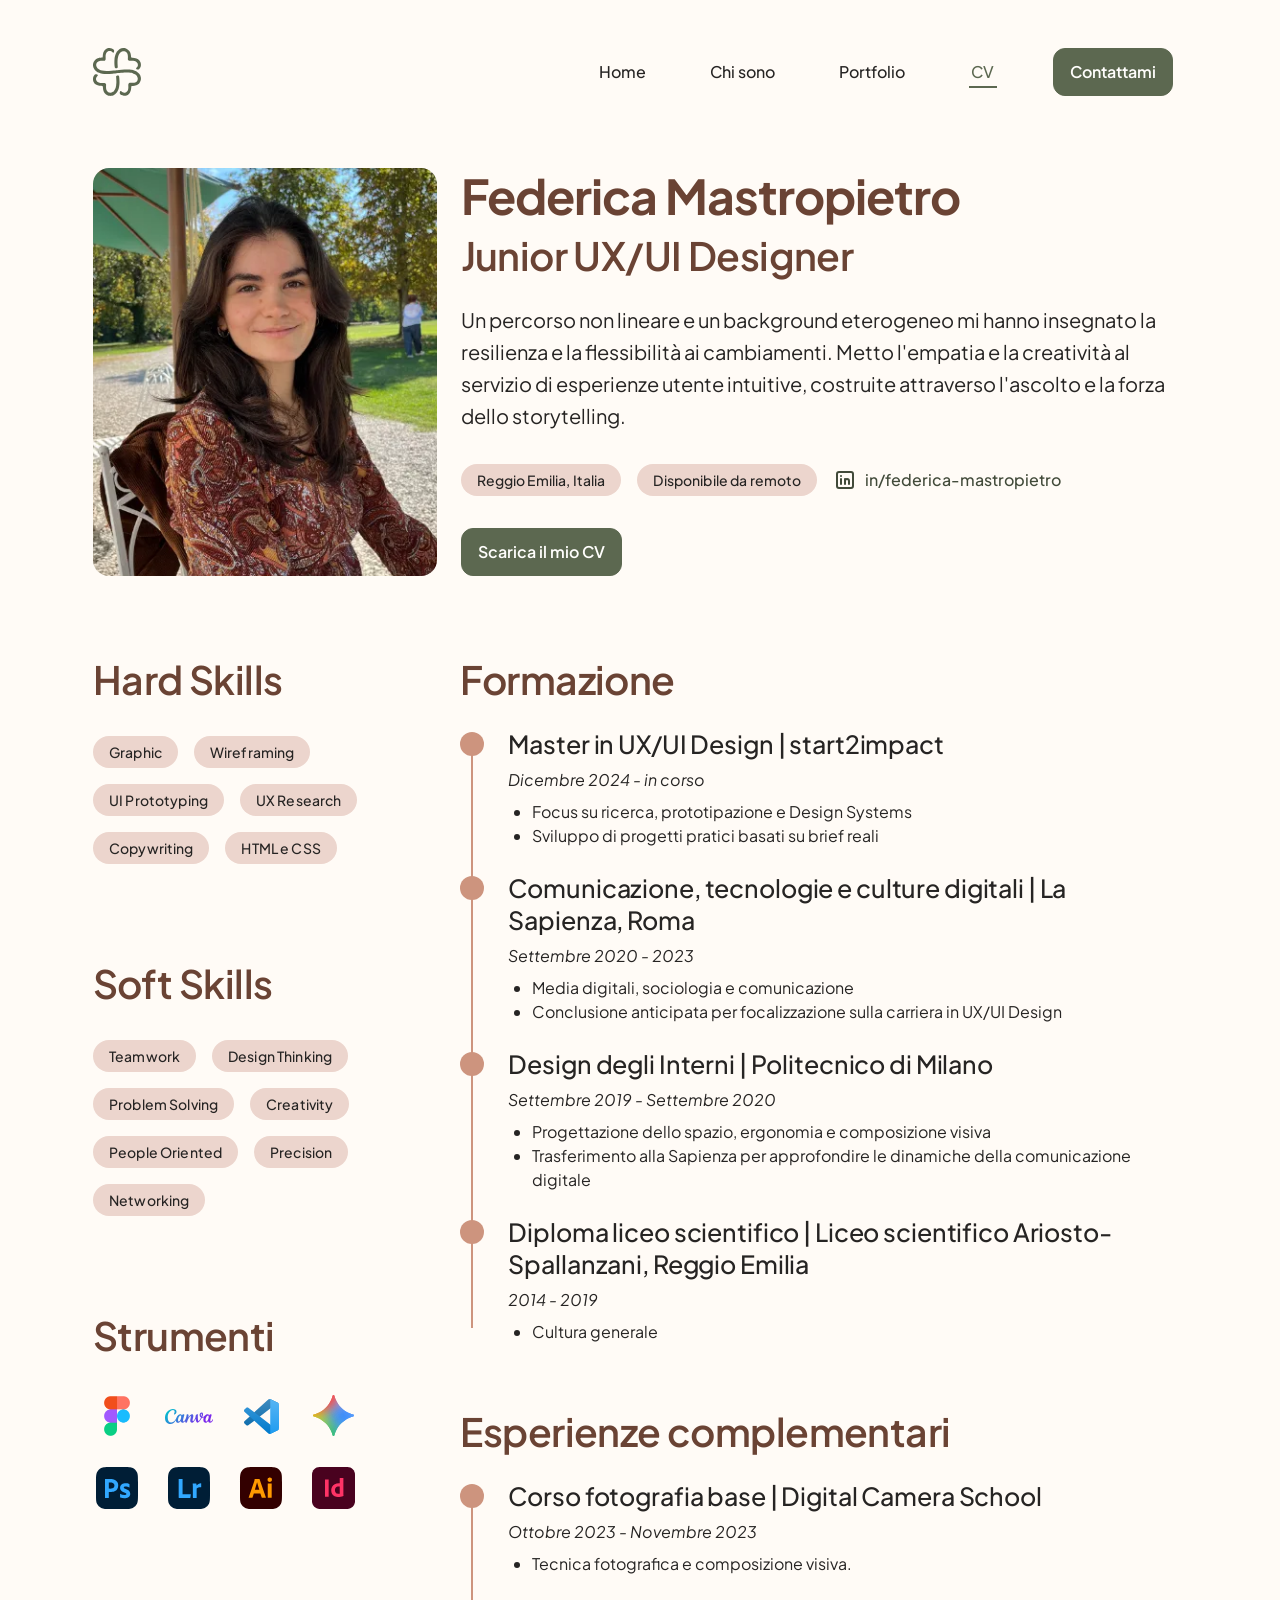
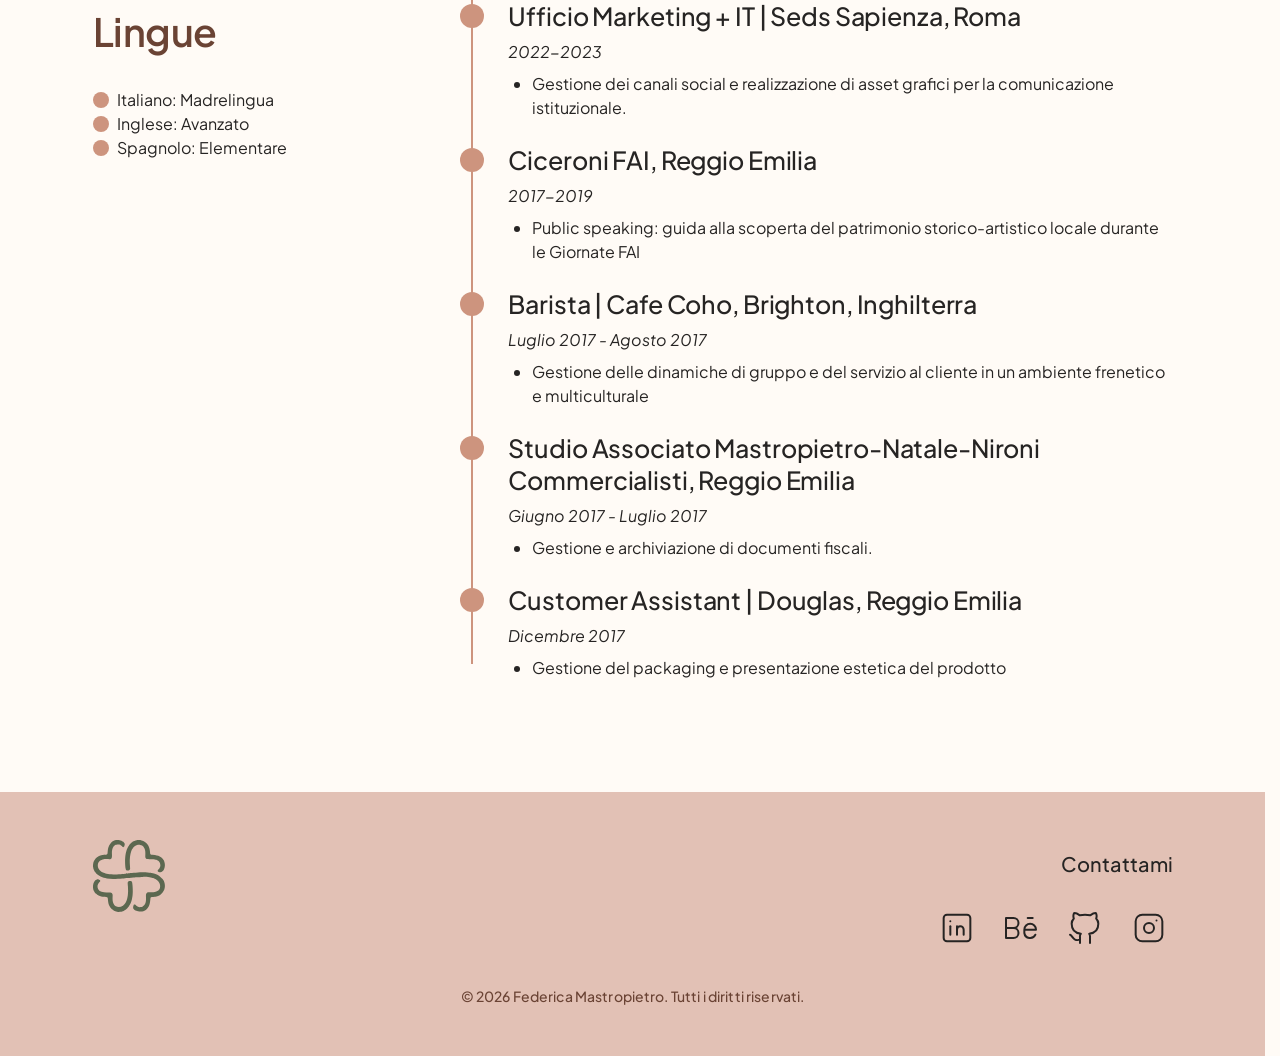
<file: cv.html>
<!DOCTYPE html>

<html lang="it">

<head>

  <meta charset="UTF-8">
  <!-- Viewport: serve perché il telefono mostri la versione mobile e non il desktop rimpicciolito -->
  <meta name="viewport" content="width=device-width, initial-scale=1">

  <!-- SEO: qui scrivo il title e la description della pagina (diversi da quelli delle altre pagine) -->
  <title>CV | Federica Mastropietro, UX/UI Designer Portfolio</title>
  <meta name="description"
    content="Il mio percorso: formazione, esperienze, hard e soft skills, strumenti e lingue. Scopri chi sono come Junior UX/UI Designer e scarica il mio CV.">
  <!-- Canonical: l'indirizzo completo di questa pagina su GitHub Pages -->
  <link rel="canonical" href="https://federicamastropietro25.github.io/portfolio-federica-mastropietro/cv.html">

  <!-- Open Graph: l'anteprima che compare quando condivido il link (uso l'immagine og-image.jpg) -->
  <meta property="og:title" content="CV | Federica Mastropietro, UX/UI Designer Portfolio">
  <meta property="og:description"
    content="Il mio percorso: formazione, esperienze, hard e soft skills, strumenti e lingue. Scopri chi sono come Junior UX/UI Designer e scarica il mio CV.">
  <meta property="og:image"
    content="https://federicamastropietro25.github.io/portfolio-federica-mastropietro/assets/immagini/og-image.jpg">
  <!-- Qui descrivo l'immagine di anteprima, per chi usa uno screen reader -->
  <meta property="og:image:alt"
    content="Federica Mastropietro, UX/UI Designer Portfolio: il suo ritratto accanto al nome su sfondo rosa chiaro">
  <!-- Misure dell'immagine di anteprima: aiutano i social a mostrarla grande fin dalla prima condivisione -->
  <meta property="og:image:width" content="1200">
  <meta property="og:image:height" content="630">
  <meta property="og:url" content="https://federicamastropietro25.github.io/portfolio-federica-mastropietro/cv.html">
  <meta property="og:type" content="website">

  <!-- Favicon: i file stanno in assets/favicon -->
  <!-- 1. Riserva per tutti i browser -->
  <link rel="icon" href="assets/favicon/favicon.ico" sizes="32x32">
  <!-- 2. Icona della scheda, nitida a ogni dimensione -->
  <link rel="icon" href="assets/favicon/favicon.svg" type="image/svg+xml">
  <!-- 3. Icona per iPhone e iPad (schermata home) -->
  <link rel="apple-touch-icon" sizes="180x180" href="assets/favicon/apple-touch-icon.png">
  <!-- Nome breve sotto l'icona quando aggiungo il sito alla schermata home di un iPhone -->
  <meta name="apple-mobile-web-app-title" content="Federica M.">
  <!-- 4. Manifest: icone 192 e 512 per Android e installazione -->
  <link rel="manifest" href="assets/favicon/site.webmanifest">

  <!-- Font: carico Plus Jakarta Sans da Google Fonts, con i pesi che uso (400, 500, 600, 700) più il corsivo 400 per le date del CV -->
  <link rel="preconnect" href="https://fonts.googleapis.com">
  <link rel="preconnect" href="https://fonts.gstatic.com" crossorigin>
  <link
    href="https://fonts.googleapis.com/css2?family=Plus+Jakarta+Sans:ital,wght@0,400;0,500;0,600;0,700;1,400&display=swap"
    rel="stylesheet">

  <!-- Bootstrap da CDN: lo collego PRIMA del mio CSS, così i miei stili vincono -->
  <link href="https://cdn.jsdelivr.net/npm/bootstrap@5.3.3/dist/css/bootstrap.min.css" rel="stylesheet">

  <!-- Il mio CSS, compilato da assets/sass/style.scss -->
  <link rel="stylesheet" href="assets/css/style.css">
</head>

<!-- Metto id="inizio" sul body: è la destinazione del pulsante "torna su" -->

<body id="inizio">
  <!-- Link per saltare la barra e arrivare subito al contenuto: si vede solo quando navigo con la tastiera -->
  <a class="visually-hidden-focusable" href="#contenuto">Vai al contenuto</a>

  <!-- Trucco per il menu mobile SENZA JavaScript: una checkbox nascosta ricorda se il menu è aperto (nel CSS uso :checked).
       La metto FUORI dalla barra sticky: dentro, cliccando l'hamburger il browser farebbe scorrere la pagina. -->
  <input class="menu-check visually-hidden" type="checkbox" id="menu-toggle" aria-controls="menu-principale"
    aria-label="Apri o chiudi il menu">

  <!-- ===== BARRA DI NAVIGAZIONE (sticky): qui ho il logo, il menu e il pulsante "Contattami" ===== -->
  <header class="navigazione">
    <div class="container">
      <div class="navigazione__contenuto">
        <a class="navigazione__logo" href="index.html" title="Federica Mastropietro - Home">
          <img src="assets/immagini/logo.svg" width="48" height="48" alt="Logo di Federica Mastropietro, vai alla home">
        </a>

        <!-- Pulsante hamburger: è una label collegata alla checkbox, si vede solo su mobile -->
        <label class="pulsante-icona pulsante-menu-apri" for="menu-toggle" title="Apri il menu">
          <svg viewBox="0 0 24 24" fill="none" stroke="currentColor" stroke-width="2" stroke-linecap="round"
            stroke-linejoin="round" aria-hidden="true" focusable="false">
            <path d="M4 6l16 0" />
            <path d="M4 12l16 0" />
            <path d="M4 18l16 0" />
          </svg>
        </label>

        <!-- Menu: su mobile lo faccio a tutto schermo con la X in alto a destra; su desktop sta dentro la barra -->
        <nav class="navigazione__menu" id="menu-principale" aria-label="Navigazione principale">
          <label class="pulsante-icona pulsante-menu-chiudi" for="menu-toggle" title="Chiudi il menu">
            <svg viewBox="0 0 24 24" fill="none" stroke="currentColor" stroke-width="2" stroke-linecap="round"
              stroke-linejoin="round" aria-hidden="true" focusable="false">
              <path d="M18 6l-12 12" />
              <path d="M6 6l12 12" />
            </svg>
          </label>
          <ul class="navigazione__lista">
            <li><a class="voce-nav" href="index.html" title="Vai alla pagina Home">Home</a></li>
            <li><a class="voce-nav" href="chi-sono.html" title="Vai alla pagina Chi sono">Chi sono</a></li>
            <li><a class="voce-nav" href="portfolio.html" title="Vai alla pagina Portfolio">Portfolio</a></li>
            <li><a class="voce-nav" href="cv.html" title="Vai alla pagina CV" aria-current="page">CV</a></li>
            <!-- "Contattami": su mobile è un link semplice, su desktop un bottone. Scrivo due voci e il CSS ne mostra una sola -->
            <li class="solo-mobile"><a class="voce-nav" href="contatti.html"
                title="Vai alla pagina Contatti">Contattami</a></li>
            <li class="solo-desktop"><a class="btn bottone-primario" href="contatti.html"
                title="Vai alla pagina Contatti">Contattami</a></li>
          </ul>
        </nav>
      </div>
    </div>
  </header>
  <!-- ===== CONTENUTO PRINCIPALE (un solo main per pagina) ===== -->
  <main id="contenuto">

    <!-- INTRODUZIONE: foto a sinistra (4 colonne su 12) e presentazione a destra (8 colonne) da desktop; su mobile
         una sotto l'altra. Le colonne sono di Bootstrap, la disposizione dentro le colonne la scrivo io con Flexbox -->
    <section class="cv-intro" aria-labelledby="titolo-cv">
      <div class="container">
        <div class="row gy-3">
          <div class="col-12 col-md-4">
            <!-- Foto: la stessa immagine ritagliata in modo diverso su mobile e desktop (lo faccio nel CSS) -->
            <div class="cv-foto">
              <img class="img-fluid cv-foto__immagine" src="assets/immagini/cv-ritratto-480.webp"
                srcset="assets/immagini/cv-ritratto-480.webp 480w, assets/immagini/cv-ritratto-960.webp 960w"
                sizes="(min-width: 768px) 460px, 270px" width="480" height="640"
                alt="Ritratto di Federica Mastropietro, seduta all'aperto in un parco" fetchpriority="high">
            </div>
          </div>

          <div class="col-12 col-md-8">
            <div class="cv-presentazione">
              <div class="cv-presentazione__nome">
                <!-- Su mobile il nome va a capo dopo "Federica" (come nel design) -->
                <h1 id="titolo-cv">Federica <span class="testo-mobile"><br></span>Mastropietro</h1>
                <p class="cv-ruolo">Junior UX/UI Designer</p>
              </div>
              <p class="testo-grande">Un percorso non lineare e un background eterogeneo mi hanno insegnato la
                resilienza e la flessibilità ai cambiamenti. Metto l'empatia e la creatività al servizio di
                esperienze utente intuitive, costruite attraverso l'ascolto e la forza dello storytelling.</p>
              <ul class="cv-info list-unstyled">
                <li class="badge-tag">Reggio Emilia, Italia</li>
                <li class="badge-tag">Disponibile da remoto</li>
                <li>
                  <!-- Link al mio profilo LinkedIn: icona SVG scritta qui (così il CSS ne cambia il colore) -->
                  <a class="link-profilo" href="https://www.linkedin.com/in/federica-mastropietro/" target="_blank"
                    rel="noopener noreferrer" aria-label="Profilo LinkedIn (si apre in una nuova scheda)"
                    title="Profilo LinkedIn (si apre in una nuova scheda)">
                    <svg viewBox="0 0 24 24" fill="none" stroke="currentColor" stroke-width="2" stroke-linecap="round"
                      stroke-linejoin="round" aria-hidden="true" focusable="false">
                      <path d="M4 4m0 2a2 2 0 0 1 2 -2h12a2 2 0 0 1 2 2v12a2 2 0 0 1 -2 2h-12a2 2 0 0 1 -2 -2z" />
                      <path d="M8 11l0 5" />
                      <path d="M8 8l0 .01" />
                      <path d="M12 16l0 -5" />
                      <path d="M16 16v-3a2 2 0 0 0 -4 0" />
                    </svg>
                    in/federica-mastropietro
                  </a>
                </li>
              </ul>
              <a class="btn bottone-primario" href="assets/pdf/cv-federica-mastropietro.pdf" download
                title="Scarica il mio CV in PDF">Scarica il mio CV</a>
            </div>
          </div>
        </div>
      </div>
    </section>

    <!-- CORPO DEL CV: la colonna è di Bootstrap (col-12); dentro dispongo io con CSS Grid. Mobile: una colonna sola, tutta centrata.
         Da desktop due colonne (competenze a sinistra, formazione ed esperienze a destra, con grid-column) larghe come quelle dell'introduzione. -->
    <section class="cv-corpo sezione--finale" aria-label="Formazione, esperienze e competenze">
      <div class="container">
        <div class="row">
          <div class="col-12 cv-corpo__contenitore">
            <div class="cv-corpo__griglia">

              <!-- Formazione ed esperienze complementari, come linee del tempo -->
              <div class="cv-colonna cv-corpo__timeline">
                <section aria-labelledby="titolo-formazione">
                  <h2 class="cv-titolo" id="titolo-formazione">Formazione</h2>
                  <ol class="timeline-cv list-unstyled">
                    <li class="voce-cv">
                      <h3 class="voce-cv__titolo">Master in UX/UI Design | start2impact</h3>
                      <p class="voce-cv__data">Dicembre 2024 - in corso</p>
                      <ul class="voce-cv__elenco">
                        <li>Focus su ricerca, prototipazione e Design Systems</li>
                        <li>Sviluppo di progetti pratici basati su brief reali</li>
                      </ul>
                    </li>
                    <li class="voce-cv">
                      <h3 class="voce-cv__titolo">Comunicazione, tecnologie e culture digitali | La Sapienza, Roma</h3>
                      <p class="voce-cv__data">Settembre 2020 - 2023</p>
                      <ul class="voce-cv__elenco">
                        <li>Media digitali, sociologia e comunicazione</li>
                        <li>Conclusione anticipata per focalizzazione sulla carriera in UX/UI Design</li>
                      </ul>
                    </li>
                    <li class="voce-cv">
                      <h3 class="voce-cv__titolo">Design degli Interni | Politecnico di Milano</h3>
                      <p class="voce-cv__data">Settembre 2019 - Settembre 2020</p>
                      <ul class="voce-cv__elenco">
                        <li>Progettazione dello spazio, ergonomia e composizione visiva</li>
                        <li>Trasferimento alla Sapienza per approfondire le dinamiche della comunicazione digitale</li>
                      </ul>
                    </li>
                    <li class="voce-cv">
                      <h3 class="voce-cv__titolo">Diploma liceo scientifico | Liceo scientifico Ariosto-Spallanzani,
                        Reggio Emilia</h3>
                      <p class="voce-cv__data">2014 - 2019</p>
                      <ul class="voce-cv__elenco">
                        <li>Cultura generale</li>
                      </ul>
                    </li>
                  </ol>
                </section>

                <section aria-labelledby="titolo-esperienze">
                  <h2 class="cv-titolo" id="titolo-esperienze">Esperienze complementari</h2>
                  <ol class="timeline-cv list-unstyled">
                    <li class="voce-cv">
                      <h3 class="voce-cv__titolo">Corso fotografia base | Digital Camera School</h3>
                      <p class="voce-cv__data">Ottobre 2023 - Novembre 2023</p>
                      <ul class="voce-cv__elenco">
                        <li>Tecnica fotografica e composizione visiva.</li>
                      </ul>
                    </li>
                    <li class="voce-cv">
                      <h3 class="voce-cv__titolo">Ufficio Marketing + IT | Seds Sapienza, Roma</h3>
                      <p class="voce-cv__data">2022-2023</p>
                      <ul class="voce-cv__elenco">
                        <li>Gestione dei canali social e realizzazione di asset grafici per la comunicazione
                          istituzionale.</li>
                      </ul>
                    </li>
                    <li class="voce-cv">
                      <h3 class="voce-cv__titolo">Ciceroni FAI, Reggio Emilia</h3>
                      <p class="voce-cv__data">2017-2019</p>
                      <ul class="voce-cv__elenco">
                        <li>Public speaking: guida alla scoperta del patrimonio storico-artistico locale durante le
                          Giornate FAI</li>
                      </ul>
                    </li>
                    <li class="voce-cv">
                      <h3 class="voce-cv__titolo">Barista | Cafe Coho, Brighton, Inghilterra</h3>
                      <p class="voce-cv__data">Luglio 2017 - Agosto 2017</p>
                      <ul class="voce-cv__elenco">
                        <li>Gestione delle dinamiche di gruppo e del servizio al cliente in un ambiente frenetico e
                          multiculturale</li>
                      </ul>
                    </li>
                    <li class="voce-cv">
                      <h3 class="voce-cv__titolo">Studio Associato Mastropietro-Natale-Nironi Commercialisti, Reggio
                        Emilia</h3>
                      <p class="voce-cv__data">Giugno 2017 - Luglio 2017</p>
                      <ul class="voce-cv__elenco">
                        <li>Gestione e archiviazione di documenti fiscali.</li>
                      </ul>
                    </li>
                    <li class="voce-cv">
                      <h3 class="voce-cv__titolo">Customer Assistant | Douglas, Reggio Emilia</h3>
                      <p class="voce-cv__data">Dicembre 2017</p>
                      <ul class="voce-cv__elenco">
                        <li>Gestione del packaging e presentazione estetica del prodotto</li>
                      </ul>
                    </li>
                  </ol>
                </section>
              </div>

              <!-- Competenze: hard skills, soft skills, strumenti e lingue -->
              <div class="cv-colonna cv-colonna--laterale cv-corpo__competenze">
                <section aria-labelledby="titolo-hard">
                  <h2 class="cv-titolo" id="titolo-hard">Hard Skills</h2>
                  <ul class="cv-tag list-unstyled">
                    <li class="badge-tag">Graphic</li>
                    <li class="badge-tag">Wireframing</li>
                    <li class="badge-tag">UI Prototyping</li>
                    <li class="badge-tag">UX Research</li>
                    <li class="badge-tag">Copywriting</li>
                    <li class="badge-tag">HTML e CSS</li>
                  </ul>
                </section>

                <section aria-labelledby="titolo-soft">
                  <h2 class="cv-titolo" id="titolo-soft">Soft Skills</h2>
                  <ul class="cv-tag list-unstyled">
                    <li class="badge-tag">Teamwork</li>
                    <li class="badge-tag">Design Thinking</li>
                    <li class="badge-tag">Problem Solving</li>
                    <li class="badge-tag">Creativity</li>
                    <li class="badge-tag">People Oriented</li>
                    <li class="badge-tag">Precision</li>
                    <li class="badge-tag">Networking</li>
                  </ul>
                </section>

                <!-- Strumenti: ogni icona ha un'etichetta con il nome (con mouse, tocco o tastiera) disegnata dal CSS leggendo data-nome.
                     Il nome è anche nell'alt dell'immagine -->
                <section aria-labelledby="titolo-strumenti">
                  <h2 class="cv-titolo" id="titolo-strumenti">Strumenti</h2>
                  <ul class="strumenti list-unstyled">
                    <li class="strumento" tabindex="0" data-nome="Figma">
                      <img src="assets/immagini/strumento-figma-104.webp" width="26" height="40" alt="Figma">
                    </li>
                    <li class="strumento" tabindex="0" data-nome="Canva">
                      <img src="assets/icone/strumento-canva.svg" width="48" height="15" alt="Canva">
                    </li>
                    <li class="strumento" tabindex="0" data-nome="Visual Studio Code">
                      <img src="assets/icone/strumento-vscode.svg" width="35" height="35" alt="Visual Studio Code">
                    </li>
                    <li class="strumento" tabindex="0" data-nome="AI Tools">
                      <img src="assets/icone/strumento-gemini.svg" width="48" height="48" alt="AI Tools">
                    </li>
                    <li class="strumento" tabindex="0" data-nome="Photoshop">
                      <img src="assets/icone/strumento-photoshop.svg" width="48" height="48" alt="Adobe Photoshop">
                    </li>
                    <li class="strumento" tabindex="0" data-nome="Lightroom">
                      <img src="assets/icone/strumento-lightroom.svg" width="48" height="48" alt="Adobe Lightroom">
                    </li>
                    <li class="strumento" tabindex="0" data-nome="Illustrator">
                      <img src="assets/icone/strumento-illustrator.svg" width="48" height="48" alt="Adobe Illustrator">
                    </li>
                    <li class="strumento" tabindex="0" data-nome="InDesign">
                      <img src="assets/icone/strumento-indesign.svg" width="43" height="42" alt="Adobe InDesign">
                    </li>
                  </ul>
                </section>

                <section aria-labelledby="titolo-lingue">
                  <h2 class="cv-titolo" id="titolo-lingue">Lingue</h2>
                  <ul class="lingue list-unstyled">
                    <li>Italiano: Madrelingua</li>
                    <li>Inglese: Avanzato</li>
                    <li>Spagnolo: Elementare</li>
                  </ul>
                </section>
              </div>

            </div>
          </div>
        </div>
      </div>
    </section>
  </main>

  <!-- ===== FOOTER: logo, contatti, social e copyright. Con la griglia di Bootstrap metto il logo (6 colonne) a sinistra
       e i contatti (6 colonne) a destra; il copyright sta su una riga intera. Su mobile è tutto in colonna. ===== -->
  <footer class="footer-sito">
    <div class="container">
      <div class="row footer-sito__riga">
        <div class="col-12 col-md-6">
          <a class="footer-sito__logo" href="index.html" title="Federica Mastropietro - Home">
            <img src="assets/immagini/logo.svg" width="72" height="72"
              alt="Logo di Federica Mastropietro, vai alla home">
          </a>
        </div>
        <div class="col-12 col-md-6">
          <div class="footer-sito__contatti">
            <a class="link-footer" href="contatti.html" title="Vai alla pagina Contatti">Contattami</a>
            <!-- Icone social: sono SVG scritti qui nell'HTML (così il CSS ne cambia colore e dimensione);
                 si comportano tutte allo stesso modo e si aprono in una nuova scheda -->
            <ul class="footer-sito__social">
              <li>
                <a class="icona-social" href="https://www.linkedin.com/in/federica-mastropietro/" target="_blank"
                  rel="noopener noreferrer" aria-label="LinkedIn (si apre in una nuova scheda)"
                  title="LinkedIn (si apre in una nuova scheda)">
                  <svg viewBox="0 0 24 24" fill="none" stroke="currentColor" stroke-width="2" stroke-linecap="round"
                    stroke-linejoin="round" aria-hidden="true" focusable="false">
                    <path d="M4 4m0 2a2 2 0 0 1 2 -2h12a2 2 0 0 1 2 2v12a2 2 0 0 1 -2 2h-12a2 2 0 0 1 -2 -2z" />
                    <path d="M8 11l0 5" />
                    <path d="M8 8l0 .01" />
                    <path d="M12 16l0 -5" />
                    <path d="M16 16v-3a2 2 0 0 0 -4 0" />
                  </svg>
                </a>
              </li>
              <li>
                <a class="icona-social" href="https://www.behance.net/federicamastropietro" target="_blank"
                  rel="noopener noreferrer" aria-label="Behance (si apre in una nuova scheda)"
                  title="Behance (si apre in una nuova scheda)">
                  <svg viewBox="0 0 24 24" fill="none" stroke="currentColor" stroke-width="2" stroke-linecap="round"
                    stroke-linejoin="round" aria-hidden="true" focusable="false">
                    <path d="M3 18v-12h4.5a3 3 0 0 1 0 6a3 3 0 0 1 0 6h-4.5" />
                    <path d="M3 12l4.5 0" />
                    <path d="M14 13h7a3.5 3.5 0 0 0 -7 0v2a3.5 3.5 0 0 0 6.64 1" />
                    <path d="M16 6l3 0" />
                  </svg>
                </a>
              </li>
              <li>
                <a class="icona-social" href="https://github.com/federicamastropietro25" target="_blank"
                  rel="noopener noreferrer" aria-label="GitHub (si apre in una nuova scheda)"
                  title="GitHub (si apre in una nuova scheda)">
                  <svg viewBox="0 0 24 24" fill="none" stroke="currentColor" stroke-width="2" stroke-linecap="round"
                    stroke-linejoin="round" aria-hidden="true" focusable="false">
                    <path
                      d="M9 19c-4.3 1.4 -4.3 -2.5 -6 -3m12 5v-3.5c0 -1 .1 -1.4 -.5 -2c2.8 -.3 5.5 -1.4 5.5 -6a4.6 4.6 0 0 0 -1.3 -3.2a4.2 4.2 0 0 0 -.1 -3.2s-1.1 -.3 -3.5 1.3a12.3 12.3 0 0 0 -6.2 0c-2.4 -1.6 -3.5 -1.3 -3.5 -1.3a4.2 4.2 0 0 0 -.1 3.2a4.6 4.6 0 0 0 -1.3 3.2c0 4.6 2.7 5.7 5.5 6c-.6 .6 -.6 1.2 -.5 2v3.5" />
                  </svg>
                </a>
              </li>
              <li>
                <a class="icona-social" href="https://www.instagram.com/federicamastropietro_/" target="_blank"
                  rel="noopener noreferrer" aria-label="Instagram (si apre in una nuova scheda)"
                  title="Instagram (si apre in una nuova scheda)">
                  <svg viewBox="0 0 24 24" fill="none" stroke="currentColor" stroke-width="2" stroke-linecap="round"
                    stroke-linejoin="round" aria-hidden="true" focusable="false">
                    <path d="M4 4m0 4a4 4 0 0 1 4 -4h8a4 4 0 0 1 4 4v8a4 4 0 0 1 -4 4h-8a4 4 0 0 1 -4 -4z" />
                    <path d="M12 12m-3 0a3 3 0 1 0 6 0a3 3 0 1 0 -6 0" />
                    <path d="M16.5 7.5l0 .01" />
                  </svg>
                </a>
              </li>
            </ul>
          </div>
        </div>
        <div class="col-12">
          <p class="footer-sito__copyright">© 2026 Federica Mastropietro. Tutti i diritti riservati.</p>
        </div>
      </div>
    </div>
  </footer>

  <!-- Pulsante "torna su": compare dopo che ho scrollato un po', solo con il CSS -->

  <a class="torna-su" href="#inizio" aria-label="Torna all'inizio della pagina" title="Torna su">
    <svg viewBox="0 0 24 24" fill="none" stroke="currentColor" stroke-width="2" stroke-linecap="round"
      stroke-linejoin="round" aria-hidden="true" focusable="false">
      <path d="M12 5l0 14" />
      <path d="M18 11l-6 -6" />
      <path d="M6 11l6 -6" />
    </svg>
  </a>
</body>

</html>
</file>
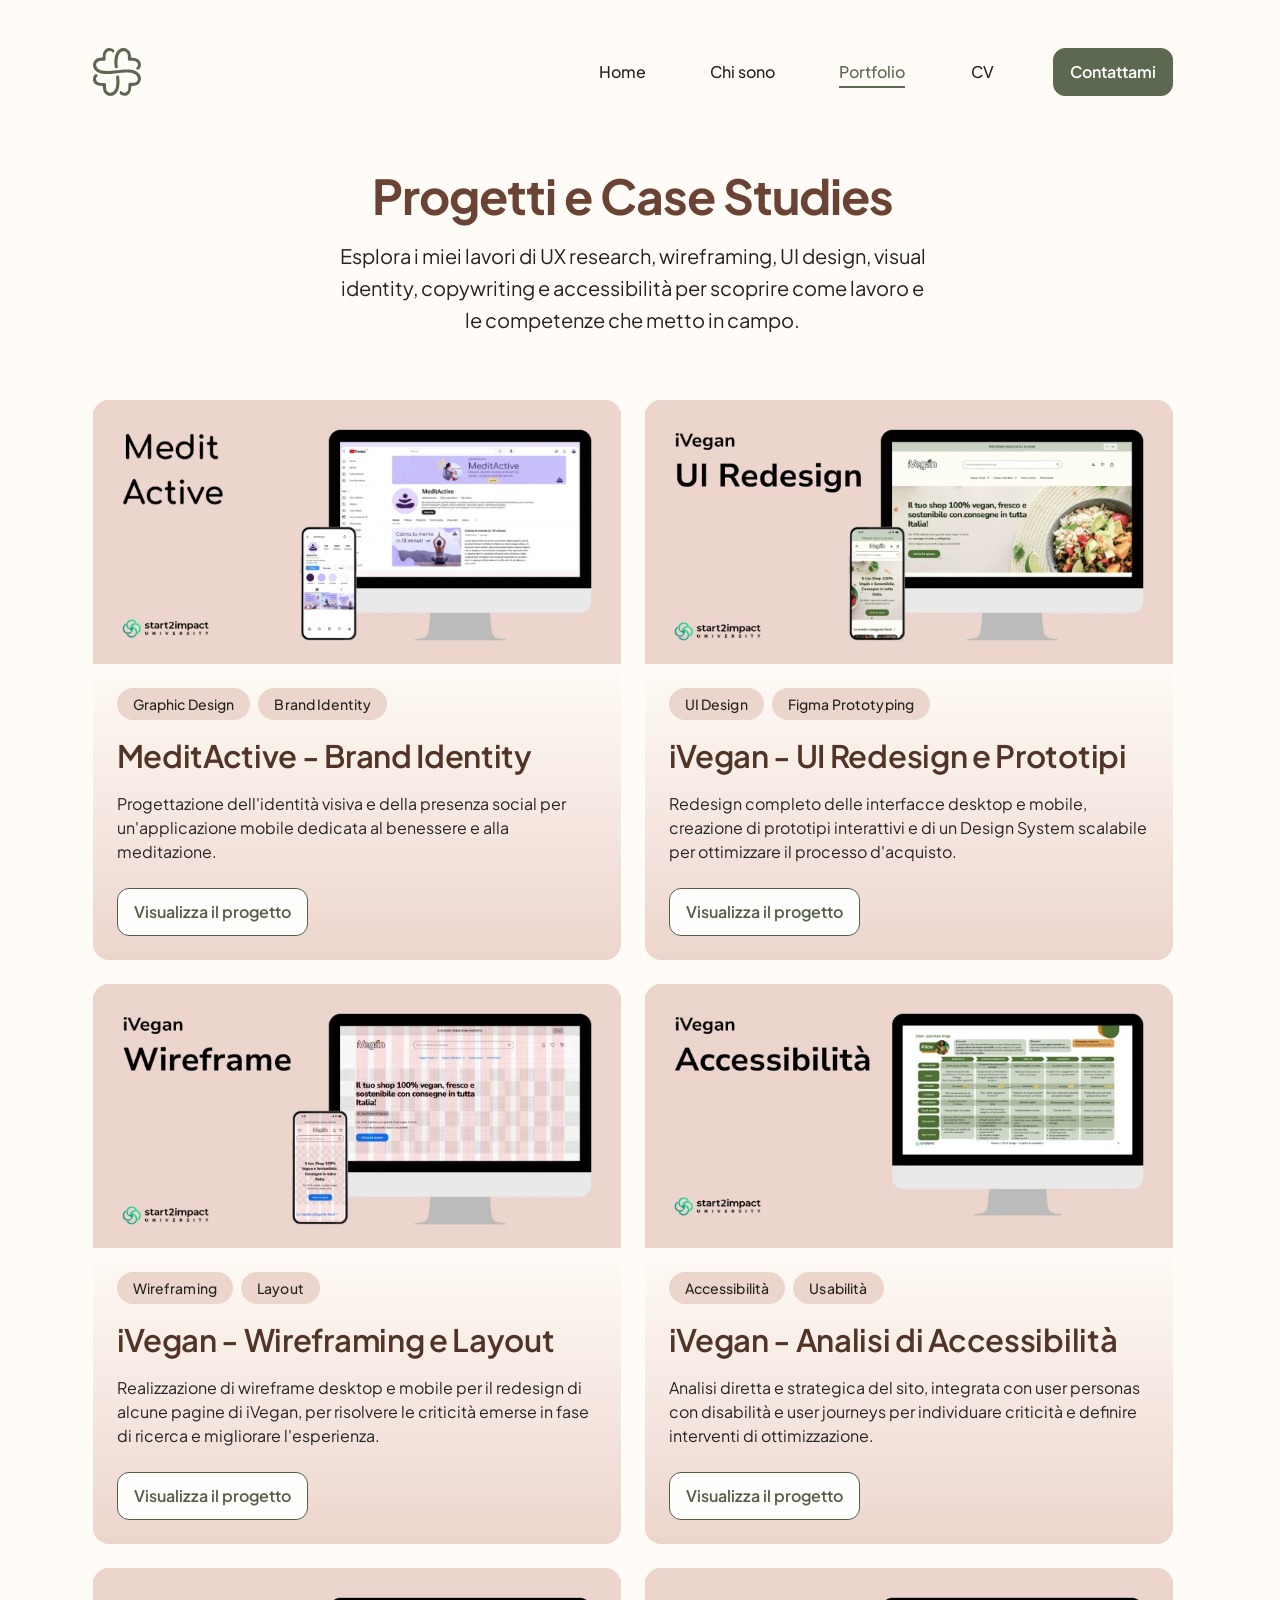
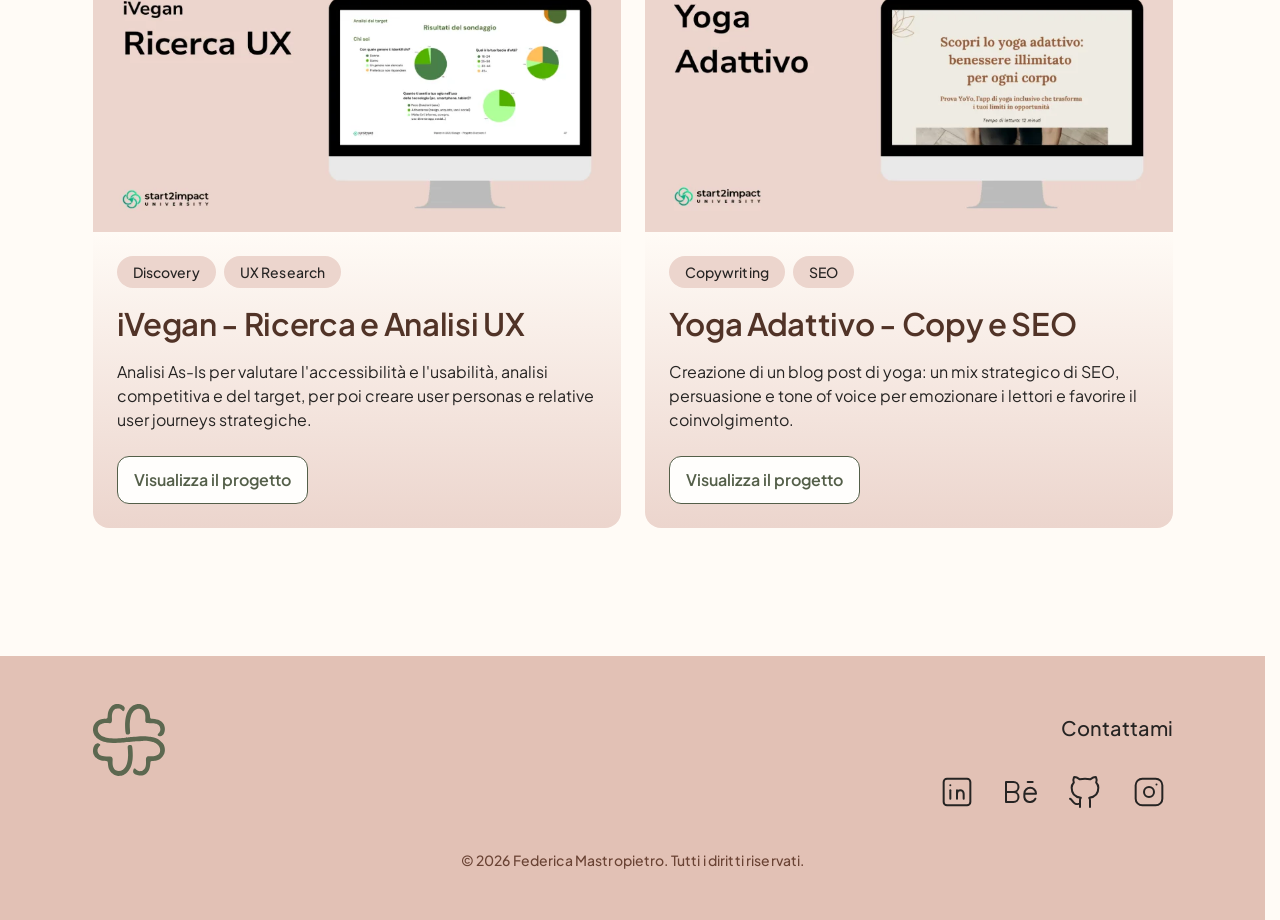
<file: portfolio.html>
<!DOCTYPE html>

<html lang="it">

<head>

  <meta charset="UTF-8">
  <!-- Viewport: serve perché il telefono mostri la versione mobile e non il desktop rimpicciolito -->
  <meta name="viewport" content="width=device-width, initial-scale=1">

  <!-- SEO: qui scrivo il title e la description della pagina (diversi da quelli delle altre pagine) -->
  <title>Portfolio | Federica Mastropietro, UX/UI Designer Portfolio</title>
  <meta name="description"
    content="Esplora i miei progetti e case studies di UX research, wireframing, UI design, visual identity, copywriting e accessibilità.">
  <!-- Canonical: l'indirizzo completo di questa pagina su GitHub Pages -->
  <link rel="canonical" href="https://federicamastropietro25.github.io/portfolio-federica-mastropietro/portfolio.html">

  <!-- Open Graph: l'anteprima che compare quando condivido il link (uso l'immagine og-image.jpg) -->
  <meta property="og:title" content="Portfolio | Federica Mastropietro, UX/UI Designer Portfolio">
  <meta property="og:description"
    content="Esplora i miei progetti e case studies di UX research, wireframing, UI design, visual identity, copywriting e accessibilità.">
  <meta property="og:image"
    content="https://federicamastropietro25.github.io/portfolio-federica-mastropietro/assets/immagini/og-image.jpg">
  <!-- Qui descrivo l'immagine di anteprima, per chi usa uno screen reader -->
  <meta property="og:image:alt"
    content="Federica Mastropietro, UX/UI Designer Portfolio: il suo ritratto accanto al nome su sfondo rosa chiaro">
  <!-- Misure dell'immagine di anteprima: aiutano i social a mostrarla grande fin dalla prima condivisione -->
  <meta property="og:image:width" content="1200">
  <meta property="og:image:height" content="630">
  <meta property="og:url"
    content="https://federicamastropietro25.github.io/portfolio-federica-mastropietro/portfolio.html">
  <meta property="og:type" content="website">

  <!-- Favicon: i file stanno in assets/favicon -->
  <!-- 1. Riserva per tutti i browser -->
  <link rel="icon" href="assets/favicon/favicon.ico" sizes="32x32">
  <!-- 2. Icona della scheda, nitida a ogni dimensione -->
  <link rel="icon" href="assets/favicon/favicon.svg" type="image/svg+xml">
  <!-- 3. Icona per iPhone e iPad (schermata home) -->
  <link rel="apple-touch-icon" sizes="180x180" href="assets/favicon/apple-touch-icon.png">
  <!-- Nome breve sotto l'icona quando aggiungo il sito alla schermata home di un iPhone -->
  <meta name="apple-mobile-web-app-title" content="Federica M.">
  <!-- 4. Manifest: icone 192 e 512 per Android e installazione -->
  <link rel="manifest" href="assets/favicon/site.webmanifest">

  <!-- Font: carico Plus Jakarta Sans da Google Fonts, solo con i pesi che uso (400, 500, 600, 700) -->
  <link rel="preconnect" href="https://fonts.googleapis.com">
  <link rel="preconnect" href="https://fonts.gstatic.com" crossorigin>
  <link href="https://fonts.googleapis.com/css2?family=Plus+Jakarta+Sans:wght@400;500;600;700&display=swap"
    rel="stylesheet">

  <!-- Bootstrap da CDN: lo collego PRIMA del mio CSS, così i miei stili vincono -->
  <link href="https://cdn.jsdelivr.net/npm/bootstrap@5.3.3/dist/css/bootstrap.min.css" rel="stylesheet">

  <!-- Il mio CSS, compilato da assets/sass/style.scss -->
  <link rel="stylesheet" href="assets/css/style.css">
</head>

<!-- Metto id="inizio" sul body: è la destinazione del pulsante "torna su" -->

<body id="inizio">
  <!-- Link per saltare la barra e arrivare subito al contenuto: si vede solo quando navigo con la tastiera -->
  <a class="visually-hidden-focusable" href="#contenuto">Vai al contenuto</a>

  <!-- Trucco per il menu mobile SENZA JavaScript: una checkbox nascosta ricorda se il menu è aperto (nel CSS uso :checked).
       La metto FUORI dalla barra sticky: dentro, cliccando l'hamburger il browser farebbe scorrere la pagina. -->
  <input class="menu-check visually-hidden" type="checkbox" id="menu-toggle" aria-controls="menu-principale"
    aria-label="Apri o chiudi il menu">

  <!-- ===== BARRA DI NAVIGAZIONE (sticky): qui ho il logo, il menu e il pulsante "Contattami" ===== -->
  <header class="navigazione">
    <div class="container">
      <div class="navigazione__contenuto">
        <a class="navigazione__logo" href="index.html" title="Federica Mastropietro - Home">
          <img src="assets/immagini/logo.svg" width="48" height="48" alt="Logo di Federica Mastropietro, vai alla home">
        </a>

        <!-- Pulsante hamburger: è una label collegata alla checkbox, si vede solo su mobile -->
        <label class="pulsante-icona pulsante-menu-apri" for="menu-toggle" title="Apri il menu">
          <svg viewBox="0 0 24 24" fill="none" stroke="currentColor" stroke-width="2" stroke-linecap="round"
            stroke-linejoin="round" aria-hidden="true" focusable="false">
            <path d="M4 6l16 0" />
            <path d="M4 12l16 0" />
            <path d="M4 18l16 0" />
          </svg>
        </label>

        <!-- Menu: su mobile lo faccio a tutto schermo con la X in alto a destra; su desktop sta dentro la barra -->
        <nav class="navigazione__menu" id="menu-principale" aria-label="Navigazione principale">
          <label class="pulsante-icona pulsante-menu-chiudi" for="menu-toggle" title="Chiudi il menu">
            <svg viewBox="0 0 24 24" fill="none" stroke="currentColor" stroke-width="2" stroke-linecap="round"
              stroke-linejoin="round" aria-hidden="true" focusable="false">
              <path d="M18 6l-12 12" />
              <path d="M6 6l12 12" />
            </svg>
          </label>
          <ul class="navigazione__lista">
            <li><a class="voce-nav" href="index.html" title="Vai alla pagina Home">Home</a></li>
            <li><a class="voce-nav" href="chi-sono.html" title="Vai alla pagina Chi sono">Chi sono</a></li>
            <li><a class="voce-nav" href="portfolio.html" title="Vai alla pagina Portfolio"
                aria-current="page">Portfolio</a></li>
            <li><a class="voce-nav" href="cv.html" title="Vai alla pagina CV">CV</a></li>
            <!-- "Contattami": su mobile è un link semplice, su desktop un bottone. Scrivo due voci e il CSS ne mostra una sola -->
            <li class="solo-mobile"><a class="voce-nav" href="contatti.html"
                title="Vai alla pagina Contatti">Contattami</a></li>
            <li class="solo-desktop"><a class="btn bottone-primario" href="contatti.html"
                title="Vai alla pagina Contatti">Contattami</a></li>
          </ul>
        </nav>
      </div>
    </div>
  </header>

  <!-- ===== CONTENUTO PRINCIPALE (un solo main per pagina) ===== -->
  <main id="contenuto">

    <!-- INTRODUZIONE: titolo e testo centrati. La colonna è di Bootstrap (col-12), il testo lo centro io -->
    <section class="portfolio-intro" aria-labelledby="titolo-portfolio">
      <div class="container">
        <div class="row">
          <div class="col-12">
            <div class="intro-pagina">
              <!-- Su mobile il titolo va a capo dopo "Progetti e" (come nel design): la parte con la classe
                   testo-mobile si vede solo su mobile -->
              <h1 id="titolo-portfolio">Progetti e <span class="testo-mobile"><br></span>Case Studies</h1>
              <p class="testo-grande">Esplora i miei lavori di UX research, wireframing, UI design, visual identity,
                copywriting e accessibilità per scoprire come lavoro e le competenze che metto in campo.</p>
            </div>
          </div>
        </div>
      </div>
    </section>

    <!-- ELENCO DEI PROGETTI: sei card, la stessa della Home (.card-progetto), in CSS Grid: una colonna su mobile, due da desktop.
         srcset: ogni copertina ha tre versioni WebP (800, 1200 e 1600 px) e il browser sceglie la più adatta -->
    <section class="portfolio-elenco sezione--finale" aria-label="Elenco dei progetti">
      <div class="container">
        <div class="row">
          <div class="col-12">
            <ul class="griglia-progetti griglia-progetti--portfolio list-unstyled">

              <li>
                <article class="card-progetto h-100">
                  <img class="img-fluid card-progetto__immagine" src="assets/immagini/progetto-meditactive-800.webp"
                    srcset="assets/immagini/progetto-meditactive-800.webp 800w, assets/immagini/progetto-meditactive-1200.webp 1200w, assets/immagini/progetto-meditactive-1600.webp 1600w"
                    sizes="(min-width: 1112px) 528px, (min-width: 768px) calc(50vw - 28px), calc(100vw - 32px)"
                    width="800" height="450"
                    alt="Copertina del progetto di Brand Identity MeditActive: mockup del canale YouTube e del profilo Instagram dell'app di meditazione su computer e smartphone"
                    fetchpriority="high">
                  <div class="card-progetto__corpo">
                    <ul class="card-progetto__tag">
                      <li class="badge-tag">Graphic Design</li>
                      <li class="badge-tag">Brand Identity</li>
                    </ul>
                    <h2 class="card-progetto__titolo">MeditActive - Brand Identity</h2>
                    <p class="card-progetto__testo">Progettazione dell'identità visiva e della presenza social per
                      un'applicazione mobile dedicata al benessere e alla meditazione.</p>
                    <a class="btn bottone-secondario" href="https://www.behance.net/gallery/257368207/Brand-Identity"
                      target="_blank" rel="noopener noreferrer"
                      title="Visualizza il progetto MeditActive su Behance (si apre in una nuova scheda)" aria-label="Visualizza il progetto MeditActive su Behance (si apre in una nuova scheda)">Visualizza il
                      progetto</a>
                  </div>
                </article>
              </li>

              <li>
                <article class="card-progetto h-100">
                  <img class="img-fluid card-progetto__immagine" src="assets/immagini/progetto-ivegan-ui-800.webp"
                    srcset="assets/immagini/progetto-ivegan-ui-800.webp 800w, assets/immagini/progetto-ivegan-ui-1200.webp 1200w, assets/immagini/progetto-ivegan-ui-1600.webp 1600w"
                    sizes="(min-width: 1112px) 528px, (min-width: 768px) calc(50vw - 28px), calc(100vw - 32px)"
                    width="800" height="450"
                    alt="Copertina del progetto di UI Redesign e prototipi iVegan: mockup dell'e-commerce di prodotti vegani su computer e smartphone"
                    fetchpriority="high">
                  <div class="card-progetto__corpo">
                    <ul class="card-progetto__tag">
                      <li class="badge-tag">UI Design</li>
                      <li class="badge-tag">Figma Prototyping</li>
                    </ul>
                    <h2 class="card-progetto__titolo">iVegan - UI Redesign e Prototipi</h2>
                    <p class="card-progetto__testo">Redesign completo delle interfacce desktop e mobile, creazione di
                      prototipi interattivi e di un Design System scalabile per ottimizzare il processo d'acquisto.</p>
                    <a class="btn bottone-secondario"
                      href="https://www.behance.net/gallery/257369325/Riprogettazione-User-Interface-Desktop-e-Mobile"
                      target="_blank" rel="noopener noreferrer"
                      title="Visualizza il progetto iVegan su Behance (si apre in una nuova scheda)" aria-label="Visualizza il progetto iVegan su Behance (si apre in una nuova scheda)">Visualizza il
                      progetto</a>
                  </div>
                </article>
              </li>

              <li>
                <article class="card-progetto h-100">
                  <img class="img-fluid card-progetto__immagine"
                    src="assets/immagini/progetto-ivegan-wireframing-800.webp"
                    srcset="assets/immagini/progetto-ivegan-wireframing-800.webp 800w, assets/immagini/progetto-ivegan-wireframing-1200.webp 1200w, assets/immagini/progetto-ivegan-wireframing-1600.webp 1600w"
                    sizes="(min-width: 1112px) 528px, (min-width: 768px) calc(50vw - 28px), calc(100vw - 32px)"
                    width="800" height="450"
                    alt="Copertina del progetto di Wireframing e Layout iVegan: wireframe del sito su computer e smartphone"
                    loading="lazy">
                  <div class="card-progetto__corpo">
                    <ul class="card-progetto__tag">
                      <li class="badge-tag">Wireframing</li>
                      <li class="badge-tag">Layout</li>
                    </ul>
                    <h2 class="card-progetto__titolo">iVegan - Wireframing e Layout</h2>
                    <p class="card-progetto__testo">Realizzazione di wireframe desktop e mobile per il redesign di
                      alcune pagine di iVegan, per risolvere le criticità emerse in fase di ricerca e migliorare
                      l'esperienza.</p>
                    <a class="btn bottone-secondario"
                      href="https://www.behance.net/gallery/257398747/Wireframing-Desktop-e-Mobile" target="_blank"
                      rel="noopener noreferrer"
                      title="Visualizza il progetto iVegan Wireframing su Behance (si apre in una nuova scheda)" aria-label="Visualizza il progetto iVegan Wireframing su Behance (si apre in una nuova scheda)">Visualizza
                      il
                      progetto</a>
                  </div>
                </article>
              </li>

              <li>
                <article class="card-progetto h-100">
                  <img class="img-fluid card-progetto__immagine"
                    src="assets/immagini/progetto-ivegan-accessibilita-800.webp"
                    srcset="assets/immagini/progetto-ivegan-accessibilita-800.webp 800w, assets/immagini/progetto-ivegan-accessibilita-1200.webp 1200w, assets/immagini/progetto-ivegan-accessibilita-1600.webp 1600w"
                    sizes="(min-width: 1112px) 528px, (min-width: 768px) calc(50vw - 28px), calc(100vw - 32px)"
                    width="800" height="450"
                    alt="Copertina del progetto di Analisi di Accessibilità iVegan: user journey map mostrata su un monitor"
                    loading="lazy">
                  <div class="card-progetto__corpo">
                    <ul class="card-progetto__tag">
                      <li class="badge-tag">Accessibilità</li>
                      <li class="badge-tag">Usabilità</li>
                    </ul>
                    <h2 class="card-progetto__titolo">iVegan - Analisi di Accessibilità</h2>
                    <p class="card-progetto__testo">Analisi diretta e strategica del sito, integrata con user personas
                      con disabilità e user journeys per individuare criticità e definire interventi di
                      ottimizzazione.</p>
                    <a class="btn bottone-secondario"
                      href="https://www.behance.net/gallery/257365459/Analisi-di-accessibilita-sito-web" target="_blank"
                      rel="noopener noreferrer"
                      title="Visualizza il progetto iVegan Accessibilità su Behance (si apre in una nuova scheda)" aria-label="Visualizza il progetto iVegan Accessibilità su Behance (si apre in una nuova scheda)">Visualizza
                      il
                      progetto</a>
                  </div>
                </article>
              </li>

              <li>
                <article class="card-progetto h-100">
                  <img class="img-fluid card-progetto__immagine"
                    src="assets/immagini/progetto-ivegan-ricerca-ux-800.webp"
                    srcset="assets/immagini/progetto-ivegan-ricerca-ux-800.webp 800w, assets/immagini/progetto-ivegan-ricerca-ux-1200.webp 1200w, assets/immagini/progetto-ivegan-ricerca-ux-1600.webp 1600w"
                    sizes="(min-width: 1112px) 528px, (min-width: 768px) calc(50vw - 28px), calc(100vw - 32px)"
                    width="800" height="450"
                    alt="Copertina del progetto di Ricerca e Analisi UX iVegan: grafici dei risultati del sondaggio mostrati su un monitor"
                    loading="lazy">
                  <div class="card-progetto__corpo">
                    <ul class="card-progetto__tag">
                      <li class="badge-tag">Discovery</li>
                      <li class="badge-tag">UX Research</li>
                    </ul>
                    <h2 class="card-progetto__titolo">iVegan - Ricerca e Analisi UX</h2>
                    <p class="card-progetto__testo">Analisi As-Is per valutare l'accessibilità e l'usabilità, analisi
                      competitiva e del target, per poi creare user personas e relative user journeys strategiche.</p>
                    <a class="btn bottone-secondario"
                      href="https://www.behance.net/gallery/257351843/Progetto-Discovery-UX-Research" target="_blank"
                      rel="noopener noreferrer"
                      title="Visualizza il progetto iVegan Ricerca e Analisi UX su Behance (si apre in una nuova scheda)" aria-label="Visualizza il progetto iVegan Ricerca e Analisi UX su Behance (si apre in una nuova scheda)">Visualizza
                      il
                      progetto</a>
                  </div>
                </article>
              </li>

              <li>
                <article class="card-progetto h-100">
                  <img class="img-fluid card-progetto__immagine" src="assets/immagini/progetto-yoga-adattivo-800.webp"
                    srcset="assets/immagini/progetto-yoga-adattivo-800.webp 800w, assets/immagini/progetto-yoga-adattivo-1200.webp 1200w, assets/immagini/progetto-yoga-adattivo-1600.webp 1600w"
                    sizes="(min-width: 1112px) 528px, (min-width: 768px) calc(50vw - 28px), calc(100vw - 32px)"
                    width="800" height="450"
                    alt="Copertina del progetto di Copywriting e SEO Yoga Adattivo: pagina del blog post sullo yoga adattivo mostrata su un monitor"
                    loading="lazy">
                  <div class="card-progetto__corpo">
                    <ul class="card-progetto__tag">
                      <li class="badge-tag">Copywriting</li>
                      <li class="badge-tag">SEO</li>
                    </ul>
                    <h2 class="card-progetto__titolo">Yoga Adattivo - Copy e SEO</h2>
                    <p class="card-progetto__testo">Creazione di un blog post di yoga: un mix strategico di SEO,
                      persuasione e tone of voice per emozionare i lettori e favorire il coinvolgimento.</p>
                    <a class="btn bottone-secondario"
                      href="https://www.behance.net/gallery/257399049/Blog-Post-Copywriting-e-Seo" target="_blank"
                      rel="noopener noreferrer"
                      title="Visualizza il progetto Yoga Adattivo su Behance (si apre in una nuova scheda)" aria-label="Visualizza il progetto Yoga Adattivo su Behance (si apre in una nuova scheda)">Visualizza
                      il
                      progetto</a>
                  </div>
                </article>
              </li>

            </ul>
          </div>
        </div>
      </div>
    </section>
  </main>

  <!-- ===== FOOTER: logo, contatti, social e copyright. Con la griglia di Bootstrap metto il logo (6 colonne) a sinistra
       e i contatti (6 colonne) a destra; il copyright sta su una riga intera. Su mobile è tutto in colonna. ===== -->
  <footer class="footer-sito">
    <div class="container">
      <div class="row footer-sito__riga">
        <div class="col-12 col-md-6">
          <a class="footer-sito__logo" href="index.html" title="Federica Mastropietro - Home">
            <img src="assets/immagini/logo.svg" width="72" height="72"
              alt="Logo di Federica Mastropietro, vai alla home">
          </a>
        </div>
        <div class="col-12 col-md-6">
          <div class="footer-sito__contatti">
            <a class="link-footer" href="contatti.html" title="Vai alla pagina Contatti">Contattami</a>
            <!-- Icone social: sono SVG scritti qui nell'HTML (così il CSS ne cambia colore e dimensione);
                 si comportano tutte allo stesso modo e si aprono in una nuova scheda -->
            <ul class="footer-sito__social">
              <li>
                <a class="icona-social" href="https://www.linkedin.com/in/federica-mastropietro/" target="_blank"
                  rel="noopener noreferrer" aria-label="LinkedIn (si apre in una nuova scheda)"
                  title="LinkedIn (si apre in una nuova scheda)">
                  <svg viewBox="0 0 24 24" fill="none" stroke="currentColor" stroke-width="2" stroke-linecap="round"
                    stroke-linejoin="round" aria-hidden="true" focusable="false">
                    <path d="M4 4m0 2a2 2 0 0 1 2 -2h12a2 2 0 0 1 2 2v12a2 2 0 0 1 -2 2h-12a2 2 0 0 1 -2 -2z" />
                    <path d="M8 11l0 5" />
                    <path d="M8 8l0 .01" />
                    <path d="M12 16l0 -5" />
                    <path d="M16 16v-3a2 2 0 0 0 -4 0" />
                  </svg>
                </a>
              </li>
              <li>
                <a class="icona-social" href="https://www.behance.net/federicamastropietro" target="_blank"
                  rel="noopener noreferrer" aria-label="Behance (si apre in una nuova scheda)"
                  title="Behance (si apre in una nuova scheda)">
                  <svg viewBox="0 0 24 24" fill="none" stroke="currentColor" stroke-width="2" stroke-linecap="round"
                    stroke-linejoin="round" aria-hidden="true" focusable="false">
                    <path d="M3 18v-12h4.5a3 3 0 0 1 0 6a3 3 0 0 1 0 6h-4.5" />
                    <path d="M3 12l4.5 0" />
                    <path d="M14 13h7a3.5 3.5 0 0 0 -7 0v2a3.5 3.5 0 0 0 6.64 1" />
                    <path d="M16 6l3 0" />
                  </svg>
                </a>
              </li>
              <li>
                <a class="icona-social" href="https://github.com/federicamastropietro25" target="_blank"
                  rel="noopener noreferrer" aria-label="GitHub (si apre in una nuova scheda)"
                  title="GitHub (si apre in una nuova scheda)">
                  <svg viewBox="0 0 24 24" fill="none" stroke="currentColor" stroke-width="2" stroke-linecap="round"
                    stroke-linejoin="round" aria-hidden="true" focusable="false">
                    <path
                      d="M9 19c-4.3 1.4 -4.3 -2.5 -6 -3m12 5v-3.5c0 -1 .1 -1.4 -.5 -2c2.8 -.3 5.5 -1.4 5.5 -6a4.6 4.6 0 0 0 -1.3 -3.2a4.2 4.2 0 0 0 -.1 -3.2s-1.1 -.3 -3.5 1.3a12.3 12.3 0 0 0 -6.2 0c-2.4 -1.6 -3.5 -1.3 -3.5 -1.3a4.2 4.2 0 0 0 -.1 3.2a4.6 4.6 0 0 0 -1.3 3.2c0 4.6 2.7 5.7 5.5 6c-.6 .6 -.6 1.2 -.5 2v3.5" />
                  </svg>
                </a>
              </li>
              <li>
                <a class="icona-social" href="https://www.instagram.com/federicamastropietro_/" target="_blank"
                  rel="noopener noreferrer" aria-label="Instagram (si apre in una nuova scheda)"
                  title="Instagram (si apre in una nuova scheda)">
                  <svg viewBox="0 0 24 24" fill="none" stroke="currentColor" stroke-width="2" stroke-linecap="round"
                    stroke-linejoin="round" aria-hidden="true" focusable="false">
                    <path d="M4 4m0 4a4 4 0 0 1 4 -4h8a4 4 0 0 1 4 4v8a4 4 0 0 1 -4 4h-8a4 4 0 0 1 -4 -4z" />
                    <path d="M12 12m-3 0a3 3 0 1 0 6 0a3 3 0 1 0 -6 0" />
                    <path d="M16.5 7.5l0 .01" />
                  </svg>
                </a>
              </li>
            </ul>
          </div>
        </div>
        <div class="col-12">
          <p class="footer-sito__copyright">© 2026 Federica Mastropietro. Tutti i diritti riservati.</p>
        </div>
      </div>
    </div>
  </footer>

  <!-- Pulsante "torna su": compare dopo che ho scrollato un po', solo con il CSS -->

  <a class="torna-su" href="#inizio" aria-label="Torna all'inizio della pagina" title="Torna su">
    <svg viewBox="0 0 24 24" fill="none" stroke="currentColor" stroke-width="2" stroke-linecap="round"
      stroke-linejoin="round" aria-hidden="true" focusable="false">
      <path d="M12 5l0 14" />
      <path d="M18 11l-6 -6" />
      <path d="M6 11l6 -6" />
    </svg>
  </a>
</body>

</html>
</file>
<file: assets/css/style.css>
@charset "UTF-8";
* {
  margin: 0;
  padding: 0;
  box-sizing: border-box;
}

body {
  font-family: "Plus Jakarta Sans", sans-serif;
  color: #262423;
  background-color: #FFFBF6;
  font-size: 1rem;
  line-height: 1.5rem;
  font-weight: 400;
  letter-spacing: 0;
}
@media (min-width: 768px) {
  body {
    font-size: 1rem;
    line-height: 1.5rem;
    font-weight: 400;
    letter-spacing: 0;
  }
}

h1,
h2,
h3,
h4,
h5,
h6,
p {
  margin: 0;
}

h1,
h2,
h3 {
  font-family: "Plus Jakarta Sans", sans-serif;
  color: #6A4334;
}

h1 {
  font-size: clamp(2.0625rem, 1.550069541rem + 2.0862308762vw, 3rem);
  line-height: clamp(2.5rem, 1.9534075104rem + 2.2253129346vw, 3.5rem);
  font-weight: 700;
  letter-spacing: -0.01em;
}
@media (min-width: 768px) {
  h1 {
    letter-spacing: -0.02em;
  }
}

h2 {
  font-size: clamp(1.75rem, 1.3742176634rem + 1.5299026426vw, 2.4375rem);
  line-height: clamp(2.5rem, 2.2267037552rem + 1.1126564673vw, 3rem);
  font-weight: 600;
  letter-spacing: -0.005em;
}
@media (min-width: 768px) {
  h2 {
    letter-spacing: -0.015em;
  }
}

h3 {
  font-size: clamp(1.5rem, 1.2608657858rem + 0.9735744089vw, 1.9375rem);
  line-height: clamp(2rem, 1.7267037552rem + 1.1126564673vw, 2.5rem);
  font-weight: 600;
  letter-spacing: -0.005em;
}
@media (min-width: 768px) {
  h3 {
    letter-spacing: -0.01em;
  }
}

.titolo-hero {
  color: #6A4334;
  font-size: clamp(2.0625rem, 1.0034770515rem + 4.3115438108vw, 4rem);
  line-height: clamp(2.5rem, 1.4068150209rem + 4.4506258693vw, 4.5rem);
  font-weight: 700;
  letter-spacing: -0.01em;
}
@media (min-width: 768px) {
  .titolo-hero {
    letter-spacing: -0.025em;
  }
}

.titolo-3-piccolo {
  color: #6A4334;
  font-size: clamp(1.25rem, 1.079189847rem + 0.6954102921vw, 1.5625rem);
  line-height: clamp(2rem, 2rem + 0vw, 2rem);
  font-weight: 500;
  letter-spacing: 0;
}
@media (min-width: 768px) {
  .titolo-3-piccolo {
    letter-spacing: -0.005em;
  }
}

.testo-grande {
  font-size: clamp(1rem, 0.8633518776rem + 0.5563282337vw, 1.25rem);
  line-height: clamp(1.5rem, 1.2267037552rem + 1.1126564673vw, 2rem);
  font-weight: 400;
  letter-spacing: 0;
}
@media (min-width: 768px) {
  .testo-grande {
    letter-spacing: 0;
  }
}

.testo-piccolo {
  font-size: 0.875rem;
  line-height: 1.5rem;
  font-weight: 500;
  letter-spacing: 0.01em;
}
@media (min-width: 768px) {
  .testo-piccolo {
    font-size: 0.875rem;
    line-height: 1.5rem;
    font-weight: 500;
    letter-spacing: 0.01em;
  }
}

.didascalia {
  font-size: 0.75rem;
  line-height: 1rem;
  font-weight: 400;
  letter-spacing: 0.02em;
}
@media (min-width: 768px) {
  .didascalia {
    font-size: 0.75rem;
    line-height: 1rem;
    font-weight: 400;
    letter-spacing: 0.02em;
  }
}

@media (prefers-reduced-motion: reduce) {
  *,
  *::before,
  *::after {
    transition-duration: 0.01ms !important;
    animation-duration: 0.01ms !important;
    scroll-behavior: auto !important;
  }
}
html {
  scrollbar-gutter: stable;
  scroll-behavior: smooth;
  scroll-padding-top: 5rem;
}
@media (min-width: 768px) {
  html {
    scroll-padding-top: 8rem;
  }
}

.testo-desktop {
  display: none;
}

@media (min-width: 768px) {
  .testo-mobile {
    display: none;
  }
  .testo-desktop {
    display: inline;
  }
}
.container {
  max-width: 100%;
  padding-left: 1rem;
  padding-right: 1rem;
}
@media (min-width: 768px) {
  .container {
    max-width: 69.5rem;
  }
}

.row {
  --bs-gutter-x: 1rem;
}
@media (min-width: 768px) {
  .row {
    --bs-gutter-x: 1.5rem;
  }
}

.navigazione {
  position: sticky;
  top: 0;
  z-index: 100;
  background-color: #FFFBF6;
}

.navigazione__contenuto {
  display: flex;
  align-items: center;
  justify-content: space-between;
  padding-block: 1rem;
}
@media (min-width: 768px) {
  .navigazione__contenuto {
    padding-top: 3rem;
    padding-bottom: 1.5rem;
  }
}

.navigazione__logo {
  display: block;
  width: 3rem;
  height: 3rem;
  border-radius: 0.5rem;
}
.navigazione__logo img {
  display: block;
  width: 100%;
  height: 100%;
}
.navigazione__logo:focus-visible {
  outline: 0;
  box-shadow: 0 0 0 2px #FFFEFC, 0 0 0 4px #000;
}

.menu-check.visually-hidden {
  position: fixed !important;
  top: 0;
  left: 0;
}

.menu-check:checked ~ .navigazione .pulsante-menu-apri {
  visibility: hidden;
}

.menu-check:focus-visible ~ .navigazione .pulsante-menu-apri,
.menu-check:focus-visible ~ .navigazione .navigazione__menu .pulsante-icona {
  background-color: #FFFBF6;
  box-shadow: 0 0 0 2px #FFFEFC, 0 0 0 4px #000;
}

.navigazione__menu {
  display: flex;
  flex-direction: column;
  align-items: center;
  position: fixed;
  inset: 0;
  z-index: 110;
  overflow-y: auto;
  padding: 7.5rem 1rem 2rem;
  background-color: #FFFBF6;
  visibility: hidden;
  transform: translateX(100%);
  transition: transform 0.35s ease, visibility 0s;
}

.menu-check:checked ~ .navigazione .navigazione__menu {
  visibility: visible;
  transform: none;
}

.navigazione__menu .pulsante-menu-chiudi {
  position: absolute;
  top: 1rem;
  right: 1rem;
}

.navigazione__menu {
  overscroll-behavior: contain;
}

.navigazione__lista {
  display: flex;
  flex-direction: column;
  align-items: center;
  gap: 0.5rem;
  margin: 0;
  padding: 0;
  list-style: none;
}

.navigazione__lista .solo-desktop {
  display: none;
}

.navigazione .voce-nav[aria-current=page]:not(:focus-visible) {
  color: #5C6850;
}
.navigazione .voce-nav[aria-current=page]:not(:focus-visible)::after {
  background-color: #5C6850;
}

@media (min-width: 768px) {
  .navigazione__contenuto .pulsante-menu-apri,
  .navigazione__menu .pulsante-menu-chiudi {
    display: none;
  }
  .navigazione__menu,
  .menu-check:checked ~ .navigazione .navigazione__menu {
    display: block;
    position: static;
    z-index: auto;
    overflow: visible;
    padding: 0;
    background-color: transparent;
    visibility: visible;
    transform: none;
    transition: none;
  }
  .navigazione__lista {
    flex-direction: row;
    gap: 3rem;
  }
  .navigazione__lista .solo-mobile {
    display: none;
  }
  .navigazione__lista .solo-desktop {
    display: list-item;
  }
}
.footer-sito {
  padding-block: 2.5rem;
  background-color: #E2C1B5;
}
@media (min-width: 768px) {
  .footer-sito {
    padding-block: 3rem;
  }
}

.footer-sito__riga {
  --bs-gutter-y: 2rem;
}

.footer-sito__logo {
  display: block;
  width: 4.5rem;
  height: 4.5rem;
  border-radius: 0.5rem;
}
.footer-sito__logo img {
  display: block;
  width: 100%;
  height: 100%;
}
.footer-sito__logo:focus-visible {
  outline: 0;
  box-shadow: 0 0 0 2px #FFFEFC, 0 0 0 4px #000;
}

.footer-sito__contatti {
  display: flex;
  flex-direction: column;
  align-items: flex-start;
  gap: 1rem;
}
@media (min-width: 768px) {
  .footer-sito__contatti {
    align-items: flex-end;
  }
}

.footer-sito__social {
  display: flex;
  gap: 1rem;
  margin: 0;
  padding: 0;
  list-style: none;
}
.footer-sito__social li {
  display: flex;
}

.footer-sito__copyright {
  margin: 0.5rem 0 0;
  text-align: center;
  color: #6A4334;
  font-size: 0.875rem;
  line-height: 1.5rem;
  font-weight: 500;
  letter-spacing: 0.01em;
}
@media (min-width: 768px) {
  .footer-sito__copyright {
    margin-top: 0;
    font-size: 0.875rem;
    line-height: 1.5rem;
    font-weight: 500;
    letter-spacing: 0.01em;
  }
}

.sezione {
  padding-top: clamp(4rem, 2.3602225313rem + 6.6759388039vw, 7rem);
}

.sezione--finale {
  padding-bottom: clamp(5rem, 3.9068150209rem + 4.4506258693vw, 7rem);
}

.sezione__testi {
  text-align: center;
}
@media (min-width: 768px) {
  .sezione__testi {
    max-width: 34.5rem;
    text-align: left;
  }
}

@media (min-width: 768px) {
  .sezione__testi--stretti {
    max-width: 32.5rem;
  }
}

.sezione__titolo {
  margin-bottom: 0.5rem;
}
@media (min-width: 768px) {
  .sezione__titolo {
    margin-bottom: 1rem;
  }
}

.sezione__testi p {
  margin: 0;
}

.sezione__azione {
  max-width: 100%;
  margin-inline: auto;
}
.sezione__azione .btn {
  width: 100%;
}
@media (min-width: 768px) {
  .sezione__azione {
    max-width: none;
    margin-inline: 0;
    display: flex;
    align-items: center;
    justify-content: flex-end;
    height: 100%;
  }
  .sezione__azione .btn {
    width: auto;
  }
}

.griglia-valori,
.griglia-progetti {
  display: grid;
  gap: 1rem;
}
@media (min-width: 768px) {
  .griglia-valori,
  .griglia-progetti {
    gap: 1.5rem;
  }
}
.griglia-valori > li,
.griglia-progetti > li {
  min-width: 0;
}

@media (min-width: 768px) {
  .griglia-valori {
    grid-template-columns: repeat(3, 1fr);
  }
}

@media (min-width: 768px) {
  .griglia-progetti {
    grid-template-columns: repeat(2, 1fr);
  }
}

.sezione__titolo-grande {
  margin-bottom: 2rem;
  text-align: center;
}
@media (min-width: 768px) {
  .sezione__titolo-grande {
    margin-bottom: 3rem;
    text-align: left;
  }
}

.intro-pagina {
  display: flex;
  flex-direction: column;
  align-items: center;
  gap: 1.5rem;
  max-width: clamp(18.4375rem, 81.33vw - 24.6px, 37.5rem);
  margin-inline: auto;
  text-align: center;
}
@media (min-width: 768px) {
  .intro-pagina {
    gap: 1rem;
    max-width: 37.5rem;
  }
}

.btn.bottone-primario,
.btn.bottone-secondario {
  display: inline-flex;
  align-items: center;
  justify-content: center;
  min-height: 3rem;
  padding: 0.5rem 1rem;
  border: 1px solid;
  border-radius: 0.75rem;
  font-family: "Plus Jakarta Sans", sans-serif;
  font-size: 1rem;
  line-height: 1.5rem;
  font-weight: 600;
  letter-spacing: 0;
  text-decoration: none;
  white-space: nowrap;
  transition: background-color 0.15s ease, border-color 0.15s ease, color 0.15s ease, box-shadow 0.15s ease;
}
.btn.bottone-primario:disabled, .btn.bottone-primario.disabled, .btn.bottone-primario[aria-disabled=true],
.btn.bottone-secondario:disabled,
.btn.bottone-secondario.disabled,
.btn.bottone-secondario[aria-disabled=true] {
  opacity: 1;
  cursor: not-allowed;
  pointer-events: none;
}

.btn.bottone-primario {
  color: #FFFEFC;
  background-color: #5C6850;
  border-color: #5C6850;
}
@media (hover: hover) {
  .btn.bottone-primario:hover {
    color: #FFFEFC;
    background-color: #545F49;
    border-color: #545F49;
    box-shadow: 0 4px 8px rgba(140, 133, 125, 0.7);
  }
}
.btn.bottone-primario:focus-visible {
  color: #FFFEFC;
  background-color: #5C6850;
  border-color: #5C6850;
  outline: 0;
  box-shadow: 0 0 0 2px #FFFEFC, 0 0 0 4px #000;
}
.btn.bottone-primario:active {
  color: #FFFEFC;
  background-color: #33392C;
  border-color: #33392C;
  box-shadow: none;
}
.btn.bottone-primario:disabled, .btn.bottone-primario.disabled, .btn.bottone-primario[aria-disabled=true] {
  color: #E8DCCF;
  background-color: #B5ACA1;
  border-color: #B5ACA1;
}

.btn.bottone-secondario {
  color: #545F49;
  background-color: #FFFEFC;
  border-color: #545F49;
}
@media (hover: hover) {
  .btn.bottone-secondario:hover {
    color: #545F49;
    background-color: #EFF0EE;
    border-color: #545F49;
    box-shadow: 0 4px 8px rgba(140, 133, 125, 0.7);
  }
}
.btn.bottone-secondario:focus-visible {
  color: #545F49;
  background-color: #FFFEFC;
  border-color: #545F49;
  outline: 0;
  box-shadow: 0 0 0 2px #FFFEFC, 0 0 0 4px #000;
}
.btn.bottone-secondario:active {
  color: #272C22;
  background-color: #B4BAAF;
  border-color: #545F49;
  box-shadow: none;
}
.btn.bottone-secondario:disabled, .btn.bottone-secondario.disabled, .btn.bottone-secondario[aria-disabled=true] {
  color: #B5ACA1;
  background-color: #FFFEFC;
  border-color: #B5ACA1;
}

.voce-nav {
  position: relative;
  display: flex;
  align-items: center;
  justify-content: center;
  min-height: 3rem;
  min-width: 2.75rem;
  padding: 0.5rem;
  border-radius: 0.5rem;
  font-size: 1rem;
  line-height: 1.5rem;
  font-weight: 500;
  color: #262423;
  text-decoration: none;
  white-space: nowrap;
  transition: color 0.15s ease, background-color 0.15s ease, box-shadow 0.15s ease;
}
.voce-nav::after {
  content: "";
  position: absolute;
  left: 0.5rem;
  right: 0.5rem;
  bottom: 0.5rem;
  height: 2px;
  background-color: transparent;
  transition: background-color 0.15s ease;
}
@media (hover: hover) {
  .voce-nav:hover {
    color: #5C6850;
  }
  .voce-nav:hover::after {
    background-color: #5C6850;
  }
}
.voce-nav:focus-visible {
  outline: 0;
  color: #262423;
  font-weight: 400;
  background-color: #FFFEFC;
  box-shadow: 0 0 0 2px #FFFEFC, 0 0 0 4px #000;
}
.voce-nav:focus-visible::after {
  background-color: transparent;
}
.voce-nav:active {
  color: #5C6850;
}
.voce-nav:active::after {
  background-color: #5C6850;
}
@media (min-width: 768px) {
  .voce-nav:active {
    color: #272C22;
  }
  .voce-nav:active::after {
    height: 1px;
    background-color: #272C22;
  }
}

.link-footer {
  position: relative;
  display: inline-flex;
  align-items: center;
  padding: 0.75rem 0.5rem;
  margin-inline: -0.5rem;
  border-radius: 0.5rem;
  font-size: 1rem;
  line-height: 1.5rem;
  font-weight: 500;
  color: #262423;
  text-decoration: none;
  transition: color 0.15s ease, background-color 0.15s ease, box-shadow 0.15s ease;
}
.link-footer::after {
  content: "";
  position: absolute;
  left: 0.5rem;
  right: 0.5rem;
  bottom: 0.5rem;
  height: 2px;
  background-color: transparent;
  transition: background-color 0.15s ease;
}
@media (hover: hover) {
  .link-footer:hover {
    color: #545F49;
  }
  .link-footer:hover::after {
    background-color: #545F49;
  }
}
.link-footer:focus-visible {
  outline: 0;
  font-weight: 400;
  background-color: #FFFEFC;
  box-shadow: 0 0 0 2px #FFFEFC, 0 0 0 4px #000;
}
.link-footer:focus-visible::after {
  background-color: transparent;
}
.link-footer:active {
  color: #545F49;
}
.link-footer:active::after {
  background-color: #545F49;
}
@media (min-width: 768px) {
  .link-footer {
    padding: 0.5rem;
    font-size: 1.25rem;
    line-height: 2rem;
  }
  .link-footer:active {
    color: #272C22;
    font-weight: 400;
  }
  .link-footer:active::after {
    height: 1px;
    background-color: #272C22;
  }
}

.link-profilo {
  position: relative;
  display: inline-flex;
  align-items: center;
  gap: 0.5rem;
  padding: 0.75rem 0.5rem;
  margin-inline: -0.5rem;
  border-radius: 0.5rem;
  font-size: 1rem;
  line-height: 1.5rem;
  font-weight: 500;
  color: #414A39;
  text-decoration: none;
  transition: color 0.15s ease, background-color 0.15s ease, box-shadow 0.15s ease;
}
.link-profilo svg {
  flex-shrink: 0;
  width: 1.5rem;
  height: 1.5rem;
}
.link-profilo::after {
  content: "";
  position: absolute;
  left: 0.5rem;
  right: 0.5rem;
  bottom: -2px;
  height: 2px;
  background-color: transparent;
  transition: background-color 0.15s ease;
}
@media (hover: hover) {
  .link-profilo:hover {
    color: #5C6850;
  }
  .link-profilo:hover::after {
    background-color: #5C6850;
  }
}
.link-profilo:focus-visible {
  outline: 0;
  color: #262423;
  font-weight: 400;
  background-color: #FFFEFC;
  box-shadow: 0 0 0 2px #FFFEFC, 0 0 0 4px #000;
}
.link-profilo:focus-visible::after {
  background-color: transparent;
}
.link-profilo:active {
  color: #5C6850;
}
.link-profilo:active::after {
  background-color: #5C6850;
}
@media (min-width: 768px) {
  .link-profilo:active {
    color: #272C22;
  }
  .link-profilo:active::after {
    bottom: -1px;
    height: 1px;
    background-color: #272C22;
  }
}

.campo {
  display: grid;
  grid-template-columns: minmax(0, 1fr);
  row-gap: 0.5rem;
  padding-bottom: 1rem;
}

.campo-label {
  margin: 0;
  font-size: 1rem;
  line-height: 1.5rem;
  font-weight: 400;
  color: #262423;
}

.form-control.campo-input {
  padding: 0.75rem 1rem;
  font-family: "Plus Jakarta Sans", sans-serif;
  font-size: 1rem;
  line-height: 1.5rem;
  font-weight: 400;
  color: #262423;
  caret-color: #262423;
  background-color: #FFFEFC;
  border: 1px solid #E2C1B5;
  border-radius: 0.5rem;
  box-shadow: none;
  transition: background-color 0.15s ease, border-color 0.15s ease, box-shadow 0.15s ease;
}
.form-control.campo-input::placeholder {
  color: #6B665F;
  opacity: 1;
}
.form-control.campo-input:not(:placeholder-shown) {
  border-color: #6A4334;
}
@media (hover: hover) {
  .form-control.campo-input:hover {
    background-color: #F9F2EF;
    box-shadow: 0 2px 4px rgba(140, 133, 125, 0.7);
  }
}
.form-control.campo-input:focus, .form-control.campo-input:active {
  outline: 0;
  color: #262423;
  background-color: #FFFEFC;
  border-color: #6A4334;
  box-shadow: none;
}
.form-control.campo-input:focus::placeholder, .form-control.campo-input:active::placeholder {
  color: transparent;
}
.form-control.campo-input:user-invalid {
  background-color: #FEF2F2;
  border: 1px solid #B91C1C;
  box-shadow: 0 0 0 0.5px #B91C1C;
}
.form-control.campo-input:user-invalid:focus {
  border-color: #B91C1C;
  box-shadow: 0 0 0 0.5px #B91C1C;
}
.form-control.campo-input:user-valid {
  border-color: #15803D;
  box-shadow: 0 0 0 0.5px #15803D;
}
.form-control.campo-input:user-valid:focus {
  border-color: #6A4334;
  box-shadow: none;
}

.campo:has(.campo-input:user-invalid) .campo-label {
  color: #440B0B;
}

.campo:has(.campo-input:user-valid) .campo-label::after {
  content: "";
  display: inline-block;
  width: 1rem;
  height: 1rem;
  margin-left: 0.5rem;
  vertical-align: -0.1875rem;
  background-color: #064E3B;
  mask: url("data:image/svg+xml,%3Csvg xmlns='http://www.w3.org/2000/svg' viewBox='0 0 24 24' fill='none' stroke='black' stroke-width='3' stroke-linecap='round' stroke-linejoin='round'%3E%3Cpath d='M5 12l5 5l10 -10'/%3E%3C/svg%3E") center/contain no-repeat;
}

textarea.form-control.campo-input {
  min-height: 9rem;
  resize: vertical;
}

.campo-errore {
  visibility: hidden;
  margin: -0.25rem 0 0;
  height: 1rem;
  font-size: 0.875rem;
  line-height: 1rem;
  font-weight: 500;
  letter-spacing: 0.01em;
  color: #440B0B;
}

.campo:has(.campo-input:user-invalid) .campo-errore {
  visibility: visible;
}

@container modulo (min-width: 24rem) {
  .campo {
    grid-template-columns: auto 1fr;
    column-gap: 1rem;
    align-items: center;
    padding-bottom: 1.5rem;
  }
  .campo-label {
    grid-column: 1;
    grid-row: 1;
  }
  .campo-errore {
    grid-column: 2;
    grid-row: 1;
    margin: 0;
    height: 1.5rem;
    line-height: 1.5rem;
    text-align: right;
  }
  .campo-input {
    grid-column: 1/-1;
    grid-row: 2;
  }
}
.esito-invio {
  margin: 0;
  padding: 0.75rem 1rem;
  border: 1px solid;
  border-radius: 0.5rem;
  font-size: 0.875rem;
  line-height: 1.5rem;
  font-weight: 500;
}
.esito-invio:empty {
  display: none;
}
.esito-invio.esito-successo {
  color: #064E3B;
  background-color: #F1F7F0;
  border-color: #15803D;
}
.esito-invio.esito-errore {
  color: #440B0B;
  background-color: #FEF2F2;
  border-color: #B91C1C;
}

.badge-tag {
  display: inline-flex;
  align-items: center;
  justify-content: center;
  padding: 0.25rem 1rem;
  border-radius: 999px;
  background-color: #ECD5CD;
  color: #262423;
  font-size: 0.875rem;
  line-height: 1.5rem;
  font-weight: 500;
  letter-spacing: 0.01em;
  white-space: nowrap;
}

.card-progetto {
  display: grid;
  grid-template-rows: auto 1fr;
  overflow: hidden;
  border-radius: 1rem;
  background-color: #FFFBF6;
}

.card-progetto__immagine {
  display: block;
  width: 100%;
  height: auto;
  aspect-ratio: 361/184;
  object-fit: cover;
  object-position: top;
  background: linear-gradient(to bottom, #ECD5CD 46.635%, #FFFBF6);
}
@media (min-width: 768px) {
  .card-progetto__immagine {
    aspect-ratio: 2/1;
  }
}

.card-progetto__corpo {
  display: flex;
  flex-direction: column;
  gap: 1rem;
  padding: 1.5rem;
  background: linear-gradient(to bottom, #FFFBF6, #ECD5CD);
}

.card-progetto__tag {
  display: flex;
  flex-wrap: wrap;
  gap: 0.5rem;
  margin: 0;
  padding: 0;
  list-style: none;
}

.card-progetto__titolo {
  margin: 0;
  color: #513327;
  font-size: clamp(1.5rem, 1.2608657858rem + 0.9735744089vw, 1.9375rem);
  line-height: clamp(2rem, 1.7267037552rem + 1.1126564673vw, 2.5rem);
  font-weight: 600;
  letter-spacing: -0.005em;
}
@media (min-width: 768px) {
  .card-progetto__titolo {
    letter-spacing: -0.01em;
  }
}

.card-progetto__testo {
  margin: 0 0 0.5rem;
}

.card-progetto__corpo .btn {
  margin-top: auto;
  align-self: stretch;
}
@media (min-width: 768px) {
  .card-progetto__corpo .btn {
    align-self: flex-start;
  }
}

.icona-social {
  display: inline-flex;
  align-items: center;
  justify-content: center;
  width: 3rem;
  height: 3rem;
  border-radius: 50%;
  color: #262423;
  text-decoration: none;
  transition: color 0.15s ease, background-color 0.15s ease, box-shadow 0.15s ease;
}
.icona-social svg {
  width: 2.5rem;
  height: 2.5rem;
  flex-shrink: 0;
  transition: width 0.15s ease, height 0.15s ease, filter 0.15s ease;
}
.icona-social svg * {
  vector-effect: non-scaling-stroke;
}
@media (hover: hover) {
  .icona-social:hover {
    color: #414A39;
  }
  .icona-social:hover svg {
    width: 3rem;
    height: 3rem;
    filter: drop-shadow(0 2px 3px rgba(92, 104, 80, 0.8));
  }
}
.icona-social:focus-visible {
  outline: 0;
  background-color: #FFFBF6;
  box-shadow: 0 0 0 2px #FFFEFC, 0 0 0 4px #000;
}
.icona-social:active svg {
  width: 2rem;
  height: 2rem;
}

.pulsante-icona {
  display: inline-flex;
  align-items: center;
  justify-content: center;
  width: 3rem;
  height: 3rem;
  border-radius: 50%;
  color: #262423;
  cursor: pointer;
  transition: background-color 0.15s ease, box-shadow 0.15s ease;
}
.pulsante-icona svg {
  width: 1.5rem;
  height: 1.5rem;
}
.pulsante-icona:active {
  background-color: #FFFBF6;
  box-shadow: 0 2px 4px rgba(140, 133, 125, 0.5);
}
.pulsante-icona:focus-visible {
  outline: 0;
  background-color: #FFFBF6;
  box-shadow: 0 0 0 2px #FFFEFC, 0 0 0 4px #000;
}

.torna-su {
  position: fixed;
  right: 1rem;
  bottom: 1rem;
  z-index: 90;
  display: inline-flex;
  align-items: center;
  justify-content: center;
  width: 3rem;
  height: 3rem;
  border-radius: 50%;
  color: #FFFEFC;
  background-color: #5C6850;
  text-decoration: none;
  transition: background-color 0.15s ease, box-shadow 0.15s ease;
}
@media (min-width: 768px) {
  .torna-su {
    right: 1.5rem;
    bottom: 1.5rem;
  }
}
.torna-su svg {
  width: 1.5rem;
  height: 1.5rem;
}
@media (hover: hover) {
  .torna-su:hover {
    background-color: #545F49;
    box-shadow: 0 4px 8px rgba(140, 133, 125, 0.7);
  }
}
.torna-su:focus-visible {
  outline: 0;
  background-color: #5C6850;
  box-shadow: 0 0 0 2px #FFFEFC, 0 0 0 4px #000;
}
.torna-su:active {
  background-color: #33392C;
  box-shadow: none;
}

@supports (animation-timeline: scroll()) {
  .torna-su {
    opacity: 0;
    visibility: hidden;
    animation: mostra-torna-su linear both;
    animation-timeline: scroll(root);
    animation-range: 200px 400px;
  }
}
@keyframes mostra-torna-su {
  from {
    opacity: 0;
    visibility: hidden;
    transform: translateY(0.5rem);
  }
  to {
    opacity: 1;
    visibility: visible;
    transform: none;
  }
}
@media (prefers-reduced-motion: reduce) {
  .torna-su {
    opacity: 1;
    visibility: visible;
    transform: none;
    animation: none;
  }
}
.card-valore {
  display: grid;
  align-content: start;
  gap: clamp(0.5rem, 0.2267037552rem + 1.1126564673vw, 1rem);
  padding: clamp(1rem, 0.4534075104rem + 2.2253129346vw, 2rem) clamp(1rem, 0.7267037552rem + 1.1126564673vw, 1.5rem);
  border-radius: 1rem;
  background-color: #ECD5CD;
}

.card-valore__icona {
  display: flex;
  align-items: center;
  justify-content: center;
  width: 2.5rem;
  height: 2.5rem;
  border-radius: 50%;
  background-color: #FFFEFC;
}
.card-valore__icona img {
  display: block;
  width: 1.5rem;
  height: 1.5rem;
}

.card-valore__titolo {
  margin: 0;
  color: #262423;
  font-size: clamp(1.25rem, 1.079189847rem + 0.6954102921vw, 1.5625rem);
  line-height: clamp(2rem, 2rem + 0vw, 2rem);
  font-weight: 500;
  letter-spacing: 0;
}
@media (min-width: 768px) {
  .card-valore__titolo {
    letter-spacing: -0.005em;
  }
}

.card-valore__testo {
  margin: 0;
}

.card-valore--centrata {
  justify-items: center;
  text-align: center;
  container-type: inline-size;
  gap: 0.5rem;
  padding: clamp(1rem, 0.7267037552rem + 1.1126564673vw, 1.5rem) 1rem;
}
.card-valore--centrata .card-valore__icona {
  margin-bottom: 0.5rem;
}
.card-valore--centrata .card-valore__titolo {
  white-space: nowrap;
  font-size: min(clamp(1.25rem, 1.079189847rem + 0.6954102921vw, 1.5625rem), 13.3333333333cqw);
}

.hero {
  background: linear-gradient(to bottom, #FFFBF6 44.3%, #ECD5CD);
}
@media (min-width: 768px) {
  .hero {
    background: linear-gradient(to bottom, #FFFBF6 38.4%, #ECD5CD);
  }
}
.hero .container {
  padding-block: 2rem 3rem;
}
@media (min-width: 768px) {
  .hero .container {
    padding-block: 0;
  }
}

.hero__riga {
  --bs-gutter-y: 1.5rem;
}
@media (min-width: 768px) {
  .hero__riga {
    --bs-gutter-y: 0;
  }
}

.hero__colonna-testo,
.hero__blocco {
  display: contents;
}

@media (min-width: 768px) {
  .hero__colonna-testo {
    display: block;
    container-type: inline-size;
  }
  .hero__blocco {
    display: grid;
    align-content: center;
    justify-items: start;
    gap: 1.5rem;
    height: 100%;
    padding-bottom: clamp(0px, (100vw - 48rem) * 0.35, 7.5rem);
  }
}
.hero__badge-contenitore,
.hero__testo {
  flex-shrink: 0;
  width: 100%;
  margin-top: var(--bs-gutter-y);
  padding-inline: calc(var(--bs-gutter-x) * 0.5);
}
@media (min-width: 768px) {
  .hero__badge-contenitore,
  .hero__testo {
    width: auto;
    margin-top: 0;
    padding-inline: 0;
  }
}

.hero__badge-contenitore {
  order: 1;
  text-align: center;
}
@media (min-width: 768px) {
  .hero__badge-contenitore {
    order: 0;
    text-align: left;
  }
}

.hero__colonna-foto {
  order: 2;
}
@media (min-width: 768px) {
  .hero__colonna-foto {
    order: 0;
    align-self: flex-end;
  }
}

.hero__separatore {
  margin-inline: 0.625rem;
}
@media (min-width: 768px) {
  .hero__separatore {
    margin-inline: 0.25rem;
  }
}

.hero__figura {
  position: relative;
  display: block;
  width: clamp(16rem, 24.87vw + 158.2px, 21.8125rem);
  aspect-ratio: 1/1;
  margin-inline: auto;
}
@media (min-width: 768px) {
  .hero__figura {
    width: 100%;
    height: auto;
    aspect-ratio: 528/614;
    margin-inline: 0;
    overflow: hidden;
  }
}

.hero__immagine {
  position: absolute;
  inset: 0;
  display: block;
  width: 100%;
  height: 100%;
  object-fit: cover;
  object-position: center;
}
@media (min-width: 768px) {
  .hero__immagine {
    top: auto;
    height: auto;
  }
}

.hero__testo {
  order: 3;
  display: flex;
  flex-direction: column;
  gap: 2.5rem;
  text-align: center;
}
@media (min-width: 768px) {
  .hero__testo {
    order: 0;
    gap: 2rem;
    max-width: 28.375rem;
    text-align: left;
  }
}

.hero__intro {
  display: flex;
  flex-direction: column;
  gap: 1rem;
}
@media (min-width: 768px) {
  .hero__intro {
    gap: 1.5rem;
  }
}
.hero__intro h1,
.hero__intro p {
  margin: 0;
}
@media (min-width: 768px) {
  .hero__intro p {
    max-width: 25.25rem;
  }
}

.hero__azioni {
  display: flex;
  flex-direction: column;
  gap: 0.5rem;
  width: 100%;
  max-width: 100%;
  margin-inline: auto;
}
@media (min-width: 768px) {
  .hero__azioni {
    flex-direction: row;
    flex-wrap: wrap;
    align-items: center;
    gap: 0.5rem 1.5rem;
    width: auto;
    max-width: none;
    margin-inline: 0;
  }
}

@container (max-width: 24.25rem) {
  .hero__azioni .btn {
    min-width: 13rem;
  }
}
.fascia-competenze {
  overflow: hidden;
  background-color: #ECD5CD;
  color: #262423;
}

.fascia-competenze__pista {
  display: flex;
  width: max-content;
  animation: scorri-competenze 40s linear infinite;
}

.fascia-competenze__lista {
  --spazio-voci: 2rem;
  display: flex;
  flex-shrink: 0;
  align-items: center;
  gap: var(--spazio-voci);
  height: 3.75rem;
  margin: 0;
  padding: 0 var(--spazio-voci) 0 0;
  list-style: none;
}
@media (min-width: 768px) {
  .fascia-competenze__lista {
    --spazio-voci: 3rem;
    height: 5rem;
  }
}
.fascia-competenze__lista li {
  display: flex;
  align-items: center;
  white-space: nowrap;
  font-size: 1rem;
  line-height: 1.5rem;
  font-weight: 400;
  letter-spacing: 0;
}
@media (min-width: 768px) {
  .fascia-competenze__lista li {
    font-size: 1.25rem;
    line-height: 2rem;
    font-weight: 400;
    letter-spacing: 0;
  }
}
.fascia-competenze__lista li::after {
  content: "•";
  content: "•"/"";
  margin-left: var(--spazio-voci);
  font-size: 0.875rem;
  line-height: 1.5rem;
  font-weight: 500;
  letter-spacing: 0.01em;
}
@media (min-width: 768px) {
  .fascia-competenze__lista li::after {
    font-size: 0.875rem;
    line-height: 1.5rem;
    font-weight: 500;
    letter-spacing: 0.01em;
  }
}

@keyframes scorri-competenze {
  to {
    transform: translateX(-50%);
  }
}
@media (hover: hover) {
  .fascia-competenze:hover .fascia-competenze__pista {
    animation-play-state: paused;
  }
}
.fascia-competenze:active .fascia-competenze__pista {
  animation-play-state: paused;
}

@media (prefers-reduced-motion: reduce) {
  .fascia-competenze__pista {
    width: auto;
    animation: none;
  }
  .fascia-competenze__lista {
    flex-wrap: wrap;
    justify-content: center;
    height: auto;
    padding: 1rem;
  }
  .fascia-competenze__lista[aria-hidden=true] {
    display: none;
  }
}
.chi-sono-intro {
  padding-top: clamp(2rem, 1.4534075104rem + 2.2253129346vw, 3rem);
}

.intro-profilo {
  display: flex;
  flex-direction: column;
  align-items: center;
  gap: 1.5rem;
  text-align: center;
}
@media (min-width: 768px) {
  .intro-profilo {
    flex-direction: row;
    gap: 3rem;
    text-align: left;
  }
}

.intro-profilo__foto {
  position: relative;
  flex-shrink: 0;
  width: clamp(10.875rem, 8.3470097357rem + 10.2920723227vw, 15.5rem);
  aspect-ratio: 1/1;
  overflow: hidden;
  border-radius: 1rem;
  container-type: inline-size;
}

.intro-profilo__immagine {
  position: absolute;
  display: block;
  max-width: none;
  width: 135%;
  height: 180%;
  left: -30%;
  top: -32%;
  width: calc(174.3cqw - 76.1px);
  height: calc(232.4cqw - 101.5px);
  left: calc(50.5px - 55.7cqw);
  top: calc(98px - 81.1cqw);
}

.competenze {
  container-type: inline-size;
}

.competenze__lista {
  display: grid;
  grid-template-columns: repeat(2, 1fr);
  gap: 1rem;
}
@media (min-width: 768px) {
  .competenze__lista {
    gap: 1.5rem;
  }
}
.competenze__lista li {
  min-width: 0;
}

@container (min-width: 54rem) {
  .competenze__lista {
    grid-template-columns: repeat(4, 1fr);
  }
}
.intro-profilo__testi {
  display: flex;
  flex-direction: column;
  gap: 1.5rem;
  max-width: clamp(20.375rem, 40.27vw + 167.7px, 29.8125rem);
}
@media (min-width: 768px) {
  .intro-profilo__testi {
    gap: 1rem;
    max-width: none;
  }
}
.intro-profilo__testi p {
  max-width: 48.4375rem;
}

.processo {
  --spazio-colonne: clamp(4rem, 0.7204450626rem + 13.3518776078vw, 10rem);
  display: grid;
  gap: 1.5rem;
  max-width: 19.1875rem;
  margin-inline: auto;
}
@media (min-width: 768px) {
  .processo {
    grid-template-columns: 1fr 1fr;
    column-gap: var(--spazio-colonne);
    row-gap: 0;
    grid-template-rows: repeat(3, minmax(8.8125rem, auto)) auto;
    max-width: none;
    margin-inline: 0;
  }
}

.fase {
  position: relative;
  padding-left: 2.5rem;
}
.fase::before {
  content: "";
  position: absolute;
  z-index: 1;
  left: 0;
  top: 0.25rem;
  width: 1.5rem;
  height: 1.5rem;
  border-radius: 50%;
  background-color: #CD947E;
}
.fase::after {
  content: "";
  position: absolute;
  left: 0.6875rem;
  top: 1rem;
  width: 2px;
  height: calc(100% + 1.5rem);
  background-color: #CD947E;
}
.fase:last-child::after {
  display: none;
}

.fase__titolo {
  margin: 0 0 0.5rem;
  color: #262423;
  font-size: clamp(1.25rem, 1.079189847rem + 0.6954102921vw, 1.5625rem);
  line-height: clamp(2rem, 2rem + 0vw, 2rem);
  font-weight: 500;
  letter-spacing: 0;
}
@media (min-width: 768px) {
  .fase__titolo {
    letter-spacing: -0.005em;
  }
}
.fase__titolo::before {
  content: "";
  position: absolute;
  left: 0.75rem;
  top: 0.9375rem;
  width: 1.5rem;
  height: 2px;
  background-color: #CD947E;
}

.fase__testo {
  margin: 0;
}

@media (min-width: 768px) {
  .fase:nth-child(1) {
    grid-row: 1;
  }
  .fase:nth-child(2) {
    grid-row: 2;
  }
  .fase:nth-child(3) {
    grid-row: 3;
  }
  .fase:nth-child(4) {
    grid-row: 4;
  }
  .fase::before {
    top: 0;
    width: 2rem;
    height: 2rem;
  }
  .fase::after {
    top: 1rem;
    height: 100%;
  }
  .fase .fase__titolo::before {
    width: calc(var(--spazio-colonne) / 2 - 1rem);
    top: 0.9375rem;
  }
  .fase:nth-child(odd) {
    grid-column: 1;
    padding: 0 0 0 1.5rem;
    text-align: right;
  }
  .fase:nth-child(odd)::before {
    left: calc(100% + var(--spazio-colonne) / 2 - 1rem);
  }
  .fase:nth-child(odd)::after {
    left: calc(100% + var(--spazio-colonne) / 2 - 1px);
  }
  .fase:nth-child(odd) .fase__titolo::before {
    left: calc(100% + 1rem);
  }
  .fase:nth-child(even) {
    grid-column: 2;
    padding: 0 1.5rem 0 0;
    text-align: left;
  }
  .fase:nth-child(even)::before {
    left: auto;
    right: calc(100% + var(--spazio-colonne) / 2 - 1rem);
  }
  .fase:nth-child(even)::after {
    left: auto;
    right: calc(100% + var(--spazio-colonne) / 2 - 1px);
  }
  .fase:nth-child(even) .fase__titolo::before {
    left: auto;
    right: calc(100% + 1rem);
  }
}
.griglia-passioni {
  display: grid;
  gap: 1rem;
  grid-template-columns: repeat(auto-fit, minmax(min(100%, 19rem), 1fr));
}
@media (min-width: 768px) {
  .griglia-passioni {
    grid-template-columns: repeat(3, 1fr);
    grid-template-rows: repeat(2, 14rem);
    gap: 1rem 1.5rem;
  }
  .griglia-passioni li:nth-child(1) {
    grid-column: 1;
    grid-row: 1/span 2;
  }
  .griglia-passioni li:nth-child(2) {
    grid-column: 2;
    grid-row: 1;
  }
  .griglia-passioni li:nth-child(3) {
    grid-column: 2;
    grid-row: 2;
  }
  .griglia-passioni li:nth-child(4) {
    grid-column: 3;
    grid-row: 1/span 2;
  }
}

.card-passione {
  display: flex;
  flex-direction: column;
  gap: 0.5rem;
  height: 100%;
  padding: 1rem;
  border-radius: 1rem;
  background-color: #ECD5CD;
  container-type: inline-size;
}

.card-passione--alta {
  gap: 1rem;
}

.card-passione__titolo {
  margin: 0;
  color: #262423;
  font-size: clamp(1.25rem, 1.079189847rem + 0.6954102921vw, 1.5625rem);
  line-height: clamp(2rem, 2rem + 0vw, 2rem);
  font-weight: 500;
  letter-spacing: 0;
}
@media (min-width: 768px) {
  .card-passione__titolo {
    letter-spacing: -0.005em;
  }
}

.card-passione__figura {
  display: flex;
  flex-direction: column;
  flex: 1;
  gap: 0.5rem;
  min-height: 0;
  margin: 0;
}
.card-passione__figura figcaption {
  margin: 0;
}

.card-passione__foto {
  position: relative;
  min-height: 0;
  overflow: hidden;
  border-radius: 1rem;
  aspect-ratio: 329/352;
}
.card-passione:not(.card-passione--alta) .card-passione__foto {
  aspect-ratio: auto;
  flex: 1;
  min-height: 9.5rem;
  min-height: 46.2cqw;
}
@media (min-width: 768px) {
  .card-passione__foto {
    flex: 1;
    aspect-ratio: auto;
  }
  .card-passione:not(.card-passione--alta) .card-passione__foto {
    min-height: 0;
  }
}
.card-passione__foto img {
  position: absolute;
  inset: 0;
  display: block;
  max-width: none;
  width: 100%;
  height: 100%;
  object-fit: cover;
}

.foto-musica {
  object-position: 50% 44%;
}

.foto-yoga {
  object-position: 50% 62.9%;
}

.collabora {
  display: flex;
  flex-direction: column;
  gap: 2.5rem;
}
@media (min-width: 768px) {
  .collabora {
    gap: 3rem;
  }
}

.collabora__testi {
  display: flex;
  flex-direction: column;
  gap: 0.5rem;
  max-width: clamp(16.6875rem, 57vw + 43px, 30rem);
  margin-inline: auto;
  text-align: center;
}
@media (min-width: 768px) {
  .collabora__testi {
    gap: 1rem;
    max-width: none;
    margin-inline: 0;
    text-align: left;
  }
}
.collabora__testi h2,
.collabora__testi p {
  margin: 0;
}
.collabora__testi p {
  text-wrap: balance;
}

.collabora__azioni {
  display: flex;
  flex-direction: column;
  gap: 1rem;
  width: 100%;
  max-width: 100%;
  margin-inline: auto;
}
.collabora__azioni .btn {
  width: 100%;
}
@media (min-width: 768px) {
  .collabora__azioni {
    flex-direction: row;
    justify-content: center;
    max-width: none;
    gap: 2rem;
  }
  .collabora__azioni .btn {
    width: auto;
  }
}

.portfolio-intro {
  padding-top: clamp(2rem, 1.4534075104rem + 2.2253129346vw, 3rem);
}

.portfolio-elenco {
  padding-top: clamp(3rem, 2.4534075104rem + 2.2253129346vw, 4rem);
}

.griglia-progetti--portfolio {
  gap: 1.5rem;
}

.cv-intro {
  padding-top: clamp(2rem, 1.4534075104rem + 2.2253129346vw, 3rem);
}

.cv-foto {
  position: relative;
  width: clamp(10.875rem, 14.7vw + 116px, 14.3rem);
  margin-inline: auto;
  aspect-ratio: 1/1;
  overflow: hidden;
  border-radius: 1rem;
}
@media (min-width: 768px) {
  .cv-foto {
    width: 100%;
    margin-inline: 0;
    height: 100%;
    aspect-ratio: 344/408;
  }
}

.cv-foto__immagine {
  position: absolute;
  display: block;
  max-width: none;
  width: 118.05%;
  height: 157.4%;
  left: -3.39%;
  top: -24.23%;
}
@media (min-width: 768px) {
  .cv-foto__immagine {
    inset: 0;
    width: 100%;
    height: 100%;
    max-width: 100%;
    object-fit: cover;
    object-position: 50% 49%;
    transform: scale(1.336);
    transform-origin: 29% 40%;
  }
}

.cv-presentazione {
  display: flex;
  flex-direction: column;
  align-items: center;
  gap: 1rem;
  text-align: center;
}
@media (min-width: 768px) {
  .cv-presentazione {
    align-items: flex-start;
    gap: 1.5rem;
    text-align: left;
  }
}
.cv-presentazione > p {
  margin: 0;
  max-width: clamp(19.3125rem, 48.4vw + 119px, 30.625rem);
}
@media (min-width: 768px) {
  .cv-presentazione > p {
    max-width: none;
  }
}
.cv-presentazione .btn {
  align-self: stretch;
  margin-top: 0.5rem;
}
@media (min-width: 768px) {
  .cv-presentazione .btn {
    align-self: flex-start;
    margin-top: 0;
  }
}

.cv-presentazione__nome {
  display: flex;
  flex-direction: column;
  gap: 0.5rem;
}
.cv-presentazione__nome h1 {
  margin: 0;
}

.cv-ruolo {
  margin: 0;
  color: #6A4334;
  font-size: clamp(1.75rem, 1.3742176634rem + 1.5299026426vw, 2.4375rem);
  line-height: clamp(2.5rem, 2.2267037552rem + 1.1126564673vw, 3rem);
  font-weight: 600;
  letter-spacing: -0.005em;
}
@media (min-width: 768px) {
  .cv-ruolo {
    letter-spacing: -0.015em;
  }
}

.cv-info {
  display: flex;
  flex-direction: column;
  align-items: center;
  gap: 0.5rem;
  margin: 0;
  padding: 0;
}
@media (min-width: 768px) {
  .cv-info {
    flex-direction: row;
    flex-wrap: wrap;
    gap: 1rem;
  }
}

.cv-corpo {
  padding-top: clamp(4rem, 3.4534075104rem + 2.2253129346vw, 5rem);
}

.cv-corpo__griglia {
  display: grid;
  gap: 4rem;
}

.cv-colonna {
  display: flex;
  flex-direction: column;
  gap: 4rem;
}

.cv-colonna--laterale {
  gap: clamp(4rem, 2.9068150209rem + 4.4506258693vw, 6rem);
  container-type: inline-size;
}
.cv-colonna--laterale .cv-titolo {
  margin-bottom: clamp(1.5rem, 1.2267037552rem + 1.1126564673vw, 2rem);
}

.cv-titolo {
  margin-bottom: 1.5rem;
  text-align: center;
}

.cv-tag {
  --spazio: 1rem;
  --spazio: clamp(0.5rem, calc(6.96cqw - 7.9px), 1rem);
  display: flex;
  flex-wrap: wrap;
  justify-content: center;
  gap: var(--spazio);
  margin: 0;
  padding: 0;
}
.cv-tag .badge-tag {
  padding-inline: 1rem;
  padding-inline: clamp(0.75rem, 3.48cqw + 4px, 1rem);
}

.timeline-cv {
  --rientro: clamp(2rem, 1.4534075104rem + 2.2253129346vw, 3rem);
  position: relative;
  display: grid;
  gap: clamp(1.5rem, 1.7732962448rem + -1.1126564673vw, 1rem);
  margin: 0;
  padding: 0 0 0 var(--rientro);
}
.timeline-cv::before {
  content: "";
  position: absolute;
  left: 0.6875rem;
  top: 1rem;
  bottom: 1rem;
  width: 2px;
  background-color: #CD947E;
}

.voce-cv {
  position: relative;
  display: flex;
  flex-direction: column;
  gap: 0.5rem;
}
.voce-cv::before {
  content: "";
  position: absolute;
  z-index: 1;
  left: calc(var(--rientro) * -1);
  top: 0.25rem;
  width: 1.5rem;
  height: 1.5rem;
  border-radius: 50%;
  background-color: #CD947E;
}

.voce-cv__titolo {
  margin: 0;
  color: #262423;
  font-size: clamp(1.25rem, 1.079189847rem + 0.6954102921vw, 1.5625rem);
  line-height: clamp(2rem, 2rem + 0vw, 2rem);
  font-weight: 500;
  letter-spacing: 0;
}
@media (min-width: 768px) {
  .voce-cv__titolo {
    letter-spacing: -0.005em;
  }
}

.voce-cv__data {
  margin: 0;
  font-style: italic;
}

.voce-cv__elenco {
  margin: 0;
  padding: 0 0 0 1.5rem;
  list-style: disc;
}

.strumenti {
  display: flex;
  flex-wrap: wrap;
  justify-content: center;
  gap: 1.5rem;
  margin: 0;
  padding: 0;
}

.strumento {
  position: relative;
  display: flex;
  align-items: center;
  justify-content: center;
  width: 3rem;
  height: 3rem;
  border-radius: 0.5rem;
}
.strumento img {
  display: block;
}
.strumento::after {
  content: attr(data-nome);
  position: absolute;
  left: 50%;
  bottom: calc(100% + 0.625rem);
  z-index: 5;
  padding: 0.25rem 0.5rem;
  border-radius: 0.5rem;
  background-color: #262423;
  color: #FFFEFC;
  font-size: 0.875rem;
  line-height: 1.5rem;
  font-weight: 500;
  white-space: nowrap;
  pointer-events: none;
  opacity: 0;
  visibility: hidden;
  transform: translate(-50%, 0.25rem);
  transition: opacity 0.15s ease, transform 0.15s ease, visibility 0s linear 0.15s;
}
.strumento::before {
  content: "";
  position: absolute;
  left: 50%;
  bottom: calc(100% + 0.25rem);
  z-index: 5;
  margin-left: -0.375rem;
  border: 0.375rem solid transparent;
  border-top-color: #262423;
  border-bottom-width: 0;
  pointer-events: none;
  opacity: 0;
  visibility: hidden;
  transition: opacity 0.15s ease, visibility 0s linear 0.15s;
}
.strumento:focus-visible {
  outline: 0;
  box-shadow: 0 0 0 2px #FFFEFC, 0 0 0 4px #000;
}
.strumento:focus::after {
  opacity: 1;
  visibility: visible;
  transform: translate(-50%, 0);
  transition-delay: 0s;
}
.strumento:focus::before {
  opacity: 1;
  visibility: visible;
  transition-delay: 0s;
}
@media (hover: hover) {
  .strumento:hover::after {
    opacity: 1;
    visibility: visible;
    transform: translate(-50%, 0);
    transition-delay: 0s;
  }
  .strumento:hover::before {
    opacity: 1;
    visibility: visible;
    transition-delay: 0s;
  }
}

.lingue {
  display: flex;
  flex-direction: column;
  width: fit-content;
  margin: 0 auto;
  padding: 0;
}
.lingue li {
  position: relative;
  padding-left: 1.5rem;
}
.lingue li::before {
  content: "";
  position: absolute;
  left: 0;
  top: 0.25rem;
  width: 1rem;
  height: 1rem;
  border-radius: 50%;
  background-color: #CD947E;
}

@media (min-width: 768px) {
  .cv-corpo__griglia {
    grid-template-columns: calc((100% + 1.5rem) / 3 - 1.5rem) minmax(0, 1fr);
    column-gap: 1.5rem;
    row-gap: 0;
    align-items: start;
  }
  .cv-corpo__competenze {
    grid-column: 1;
    grid-row: 1;
  }
  .cv-corpo__timeline {
    grid-column: 2;
    grid-row: 1;
  }
  .cv-titolo {
    text-align: left;
  }
  .cv-tag {
    justify-content: flex-start;
  }
  .strumenti {
    justify-content: flex-start;
  }
  .strumenti {
    max-width: 17.3125rem;
  }
  .lingue {
    margin-inline: 0;
  }
}
@container (max-width: 16.5rem) {
  .cv-tag {
    flex-direction: column;
    align-items: flex-start;
    flex-wrap: nowrap;
  }
}
.contatti-intro {
  padding-top: clamp(2rem, 1.4534075104rem + 2.2253129346vw, 3rem);
}
.contatti-intro .intro-pagina p {
  max-width: clamp(16.4375rem, 89.6vw - 89px, 37.5rem);
}

.contatti-corpo {
  padding-top: 4rem;
}

.contatti-scheda {
  display: flex;
  flex-direction: column;
  gap: 1.5rem;
  height: 100%;
  padding: clamp(1rem, 0.7267037552rem + 1.1126564673vw, 1.5rem);
  border-radius: 1rem;
  background-color: #ECD5CD;
}

.contatti-foto {
  position: relative;
  overflow: hidden;
  border-radius: 1rem;
  aspect-ratio: 329/364;
}
@media (min-width: 768px) {
  .contatti-foto {
    flex: 1;
    aspect-ratio: auto;
    min-height: 15rem;
  }
}

.contatti-foto__immagine {
  position: absolute;
  inset: 0;
  display: block;
  max-width: none;
  width: 100%;
  height: 100%;
  object-fit: cover;
  object-position: 50% 38%;
}
@media (min-width: 768px) {
  .contatti-foto__immagine {
    object-position: 50% 57%;
  }
}

.contatti-info {
  display: flex;
  flex-direction: column;
  gap: 0.5rem;
  margin: 0;
  padding: 0;
}

.contatti-info__luogo {
  display: flex;
  align-items: flex-start;
  gap: 0.5rem;
}
.contatti-info__luogo img {
  flex-shrink: 0;
}

.modulo {
  container: modulo/inline-size;
  display: flex;
  flex-direction: column;
  gap: 0;
}
.modulo textarea.form-control.campo-input {
  min-height: 10rem;
}
.modulo .btn {
  align-self: stretch;
}
@media (min-width: 768px) {
  .modulo .btn {
    align-self: flex-start;
  }
}
.modulo .esito-invio {
  margin: 1.5rem 0 0;
}
</file>
